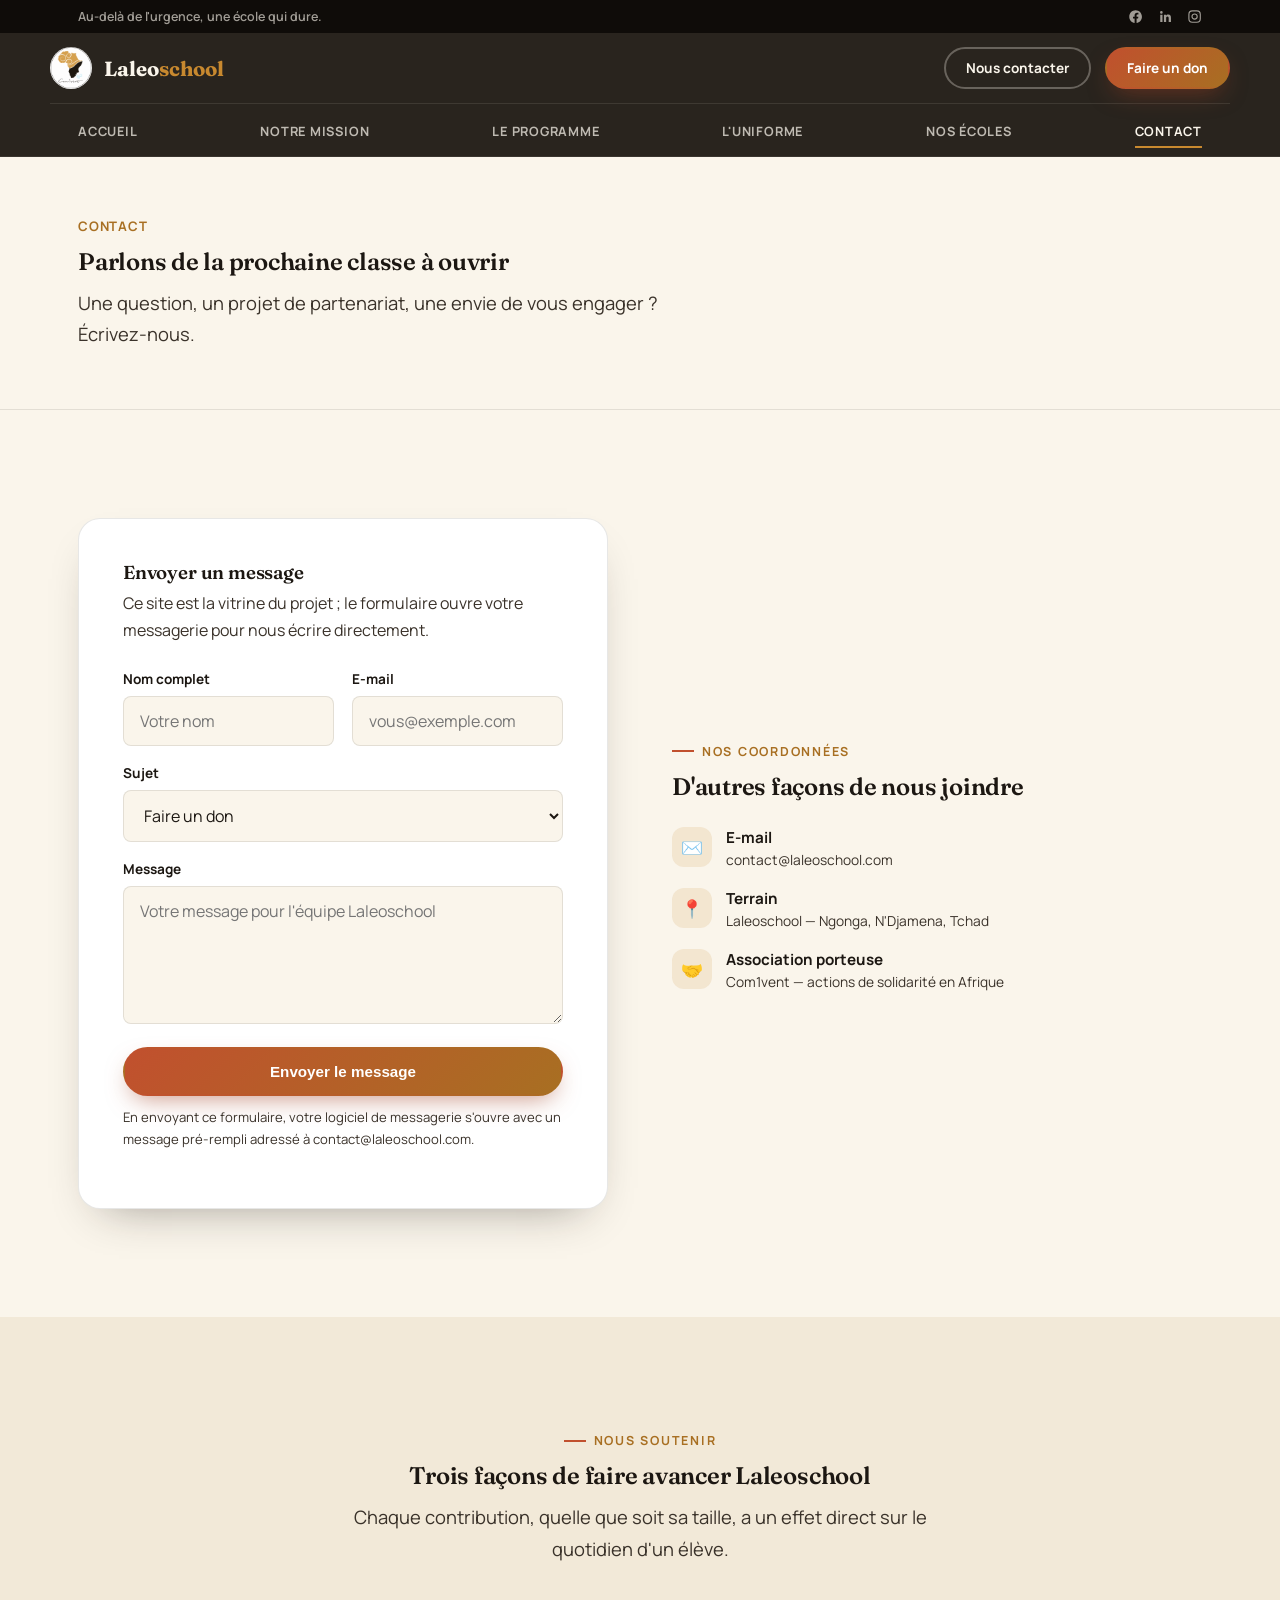
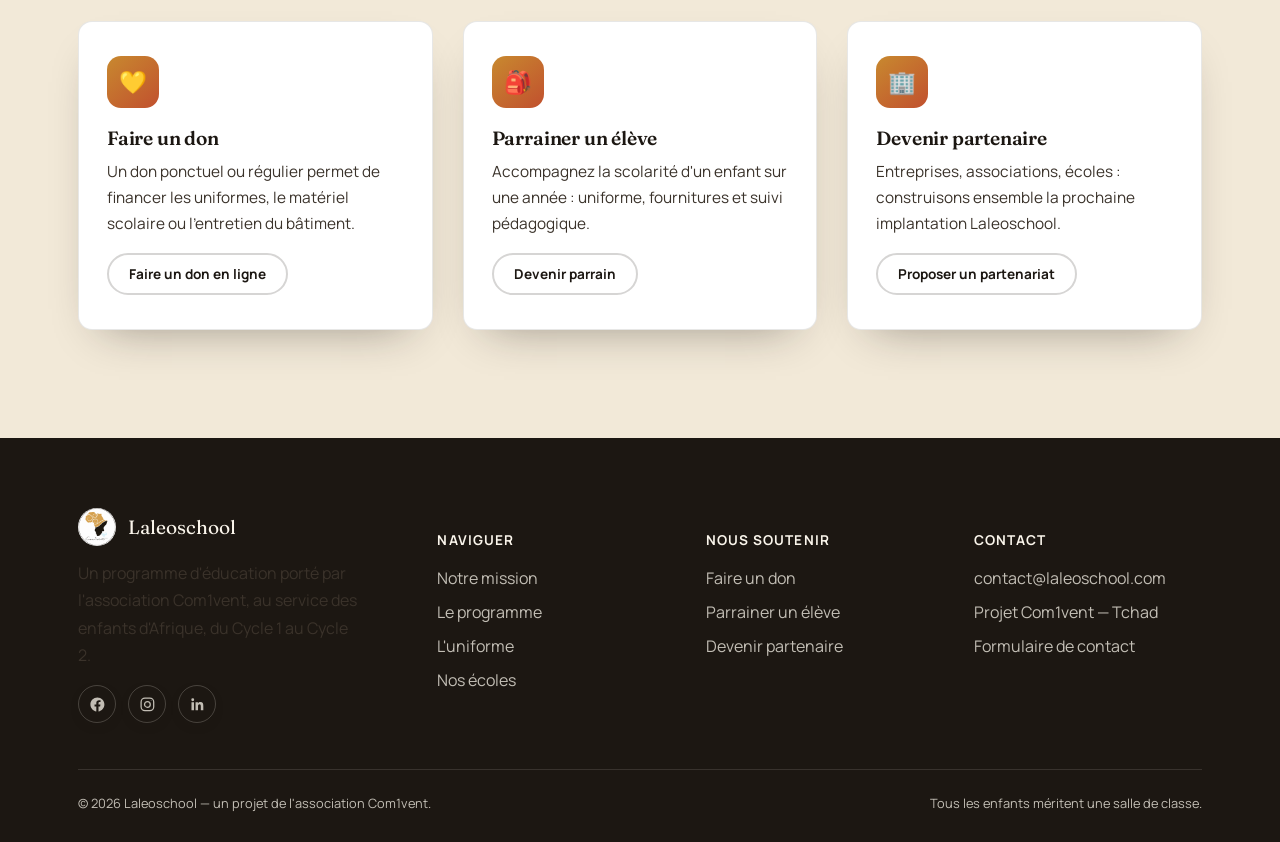
<file: contact.html>
<!DOCTYPE html>
<html lang="fr">
<head>
<meta charset="UTF-8">
<meta name="viewport" content="width=device-width, initial-scale=1.0">
<title>Contact &amp; nous soutenir — Laleoschool</title>
<meta name="description" content="Contactez Laleoschool ou soutenez la Laleoschool au Tchad : don, parrainage d'élève ou partenariat. Un programme de l'association Com1vent.">
<link rel="icon" href="assets/images/favicon.png" type="image/png">
<link rel="apple-touch-icon" href="assets/images/apple-touch-icon.png">
<meta name="theme-color" content="#1c1712">
<link rel="stylesheet" href="assets/css/style.css">
</head>
<body>

<div class="topbar">
  <div class="wrap">
    <span>Au-delà de l'urgence, une école qui dure.</span>
    <div class="topbar-social">
      <a href="https://www.facebook.com/profile.php?id=61594226341670" aria-label="Facebook" target="_blank" rel="noopener"><svg viewBox="0 0 24 24" width="1em" height="1em" fill="currentColor" style="display:block"><path d="M22 12.06C22 6.51 17.52 2 12 2S2 6.51 2 12.06c0 5 3.66 9.13 8.44 9.94v-7.03H7.9v-2.9h2.54V9.85c0-2.5 1.49-3.89 3.78-3.89 1.1 0 2.24.2 2.24.2v2.47h-1.26c-1.24 0-1.63.77-1.63 1.56v1.87h2.78l-.44 2.9h-2.34V22c4.78-.81 8.44-4.94 8.44-9.94Z"/></svg></a>
      <a href="#" aria-label="LinkedIn"><svg viewBox="0 0 24 24" width="1em" height="1em" fill="currentColor" style="display:block"><path d="M20.45 20.45h-3.56v-5.57c0-1.33-.02-3.03-1.85-3.03-1.85 0-2.14 1.45-2.14 2.94v5.66H9.35V9h3.41v1.56h.05c.48-.9 1.64-1.85 3.38-1.85 3.6 0 4.27 2.37 4.27 5.45v6.29zM5.34 7.43a2.07 2.07 0 1 1 0-4.14 2.07 2.07 0 0 1 0 4.14zM7.12 20.45H3.56V9h3.56v11.45z"/></svg></a>
      <a href="https://www.instagram.com/laleo_school/" aria-label="Instagram" target="_blank" rel="noopener"><svg viewBox="0 0 24 24" width="1em" height="1em" fill="none" stroke="currentColor" stroke-width="1.8" style="display:block"><rect x="3" y="3" width="18" height="18" rx="5.5"/><circle cx="12" cy="12" r="4.1"/><circle cx="17.3" cy="6.7" r="0.55" fill="currentColor" stroke="none"/></svg></a>
    </div>
  </div>
</div>

<header class="site-header">
  <div class="wrap nav">
    <a href="index.html" class="brand">
      <img src="assets/images/logo-nav.png" alt="Logo Laleoschool">
      <span>Laleo<em>school</em></span>
    </a>
    <div class="nav-actions">
      <a href="contact.html" class="btn btn-ghost btn-sm">Nous contacter</a>
      <a href="https://amara.assoconnect.com/collect/description/683368-v-compagne-de-dons-pour-soutenir-notre-ecole-partenaire-laleo-school" class="btn btn-primary btn-sm" target="_blank" rel="noopener">Faire un don</a>
      <button class="nav-toggle" aria-label="Ouvrir le menu" aria-expanded="false">
        <span></span><span></span><span></span>
      </button>
    </div>
  </div>
  <div class="wrap nav-bar-row">
    <nav>
      <ul class="nav-links">
        <li><a href="index.html">Accueil</a></li>
        <li><a href="mission.html">Notre mission</a></li>
        <li><a href="programme.html">Le programme</a></li>
        <li><a href="uniforme.html">L'uniforme</a></li>
        <li><a href="ecoles.html">Nos écoles</a></li>
        <li><a href="contact.html" aria-current="page">Contact</a></li>
      </ul>
    </nav>
  </div>
</header>

<main>

  <section class="page-header">
    <div class="wrap">
      <div class="breadcrumb">Contact</div>
      <h1 style="max-width:720px;">Parlons de la prochaine classe à ouvrir</h1>
      <p class="lede">Une question, un projet de partenariat, une envie de vous engager ? Écrivez-nous.</p>
    </div>
  </section>

  <!-- FORM + INFOS -->
  <section class="section">
    <div class="wrap split">
      <div class="form-card reveal">
        <h3 style="margin-bottom:6px;">Envoyer un message</h3>
        <p style="margin-bottom:26px;">Ce site est la vitrine du projet ; le formulaire ouvre votre messagerie pour nous écrire directement.</p>
        <form action="mailto:contact@laleoschool.com" method="post" enctype="text/plain">
          <div class="form-row">
            <div class="field">
              <label for="nom">Nom complet</label>
              <input type="text" id="nom" name="nom" placeholder="Votre nom" required>
            </div>
            <div class="field">
              <label for="email">E-mail</label>
              <input type="email" id="email" name="email" placeholder="vous@exemple.com" required>
            </div>
          </div>
          <div class="field">
            <label for="sujet">Sujet</label>
            <select id="sujet" name="sujet">
              <option>Faire un don</option>
              <option>Parrainer un élève</option>
              <option>Devenir partenaire / entreprise</option>
              <option>Proposer du bénévolat</option>
              <option>Autre question</option>
            </select>
          </div>
          <div class="field">
            <label for="message">Message</label>
            <textarea id="message" name="message" rows="5" placeholder="Votre message pour l'équipe Laleoschool" required></textarea>
          </div>
          <button type="submit" class="btn btn-primary" style="width:100%; justify-content:center;">Envoyer le message</button>
          <p class="form-note">En envoyant ce formulaire, votre logiciel de messagerie s'ouvre avec un message pré-rempli adressé à contact@laleoschool.com.</p>
        </form>
      </div>

      <div class="reveal">
        <div class="eyebrow">Nos coordonnées</div>
        <h2>D'autres façons de nous joindre</h2>
        <ul class="contact-info-list">
          <li>
            <span class="icon-dot">✉️</span>
            <div>
              <strong>E-mail</strong>
              <span>contact@laleoschool.com</span>
            </div>
          </li>
          <li>
            <span class="icon-dot">📍</span>
            <div>
              <strong>Terrain</strong>
              <span>Laleoschool — Ngonga, N'Djamena, Tchad</span>
            </div>
          </li>
          <li>
            <span class="icon-dot">🤝</span>
            <div>
              <strong>Association porteuse</strong>
              <span>Com1vent — actions de solidarité en Afrique</span>
            </div>
          </li>
        </ul>
      </div>
    </div>
  </section>

  <!-- SOUTENIR -->
  <section id="soutenir" class="section section--cream-deep">
    <div class="wrap">
      <div class="center reveal" style="margin: 0 auto 56px;">
        <div class="eyebrow" style="justify-content:center;">Nous soutenir</div>
        <h2>Trois façons de faire avancer Laleoschool</h2>
        <p class="lede">Chaque contribution, quelle que soit sa taille, a un effet direct sur le quotidien d'un élève.</p>
      </div>
      <div class="grid grid-3">
        <div class="card reveal">
          <div class="icon">💛</div>
          <h3>Faire un don</h3>
          <p>Un don ponctuel ou régulier permet de financer les uniformes, le matériel scolaire ou l'entretien du bâtiment.</p>
          <a href="https://amara.assoconnect.com/collect/description/683368-v-compagne-de-dons-pour-soutenir-notre-ecole-partenaire-laleo-school" class="btn btn-ghost btn-sm" style="margin-top:16px;" target="_blank" rel="noopener">Faire un don en ligne</a>
        </div>
        <div class="card reveal">
          <div class="icon">🎒</div>
          <h3>Parrainer un élève</h3>
          <p>Accompagnez la scolarité d'un enfant sur une année : uniforme, fournitures et suivi pédagogique.</p>
          <a href="mailto:contact@laleoschool.com?subject=Je%20souhaite%20parrainer%20un%20%C3%A9l%C3%A8ve" class="btn btn-ghost btn-sm" style="margin-top:16px;">Devenir parrain</a>
        </div>
        <div class="card reveal">
          <div class="icon">🏢</div>
          <h3>Devenir partenaire</h3>
          <p>Entreprises, associations, écoles : construisons ensemble la prochaine implantation Laleoschool.</p>
          <a href="mailto:contact@laleoschool.com?subject=Proposition%20de%20partenariat" class="btn btn-ghost btn-sm" style="margin-top:16px;">Proposer un partenariat</a>
        </div>
      </div>
    </div>
  </section>

</main>

<footer class="site-footer">
  <div class="wrap">
    <div class="footer-grid">
      <div>
        <div class="footer-brand">
          <img src="assets/images/logo-nav.png" alt="Logo Laleoschool">
          <span>Laleoschool</span>
        </div>
        <p style="max-width:280px;">Un programme d'éducation porté par l'association Com1vent, au service des enfants d'Afrique, du Cycle 1 au Cycle 2.</p>
        <div class="social-row">
          <a href="https://www.facebook.com/profile.php?id=61594226341670" aria-label="Facebook" target="_blank" rel="noopener"><svg viewBox="0 0 24 24" width="1em" height="1em" fill="currentColor" style="display:block"><path d="M22 12.06C22 6.51 17.52 2 12 2S2 6.51 2 12.06c0 5 3.66 9.13 8.44 9.94v-7.03H7.9v-2.9h2.54V9.85c0-2.5 1.49-3.89 3.78-3.89 1.1 0 2.24.2 2.24.2v2.47h-1.26c-1.24 0-1.63.77-1.63 1.56v1.87h2.78l-.44 2.9h-2.34V22c4.78-.81 8.44-4.94 8.44-9.94Z"/></svg></a>
          <a href="https://www.instagram.com/laleo_school/" aria-label="Instagram" target="_blank" rel="noopener"><svg viewBox="0 0 24 24" width="1em" height="1em" fill="none" stroke="currentColor" stroke-width="1.8" style="display:block"><rect x="3" y="3" width="18" height="18" rx="5.5"/><circle cx="12" cy="12" r="4.1"/><circle cx="17.3" cy="6.7" r="0.55" fill="currentColor" stroke="none"/></svg></a>
          <a href="#" aria-label="LinkedIn"><svg viewBox="0 0 24 24" width="1em" height="1em" fill="currentColor" style="display:block"><path d="M20.45 20.45h-3.56v-5.57c0-1.33-.02-3.03-1.85-3.03-1.85 0-2.14 1.45-2.14 2.94v5.66H9.35V9h3.41v1.56h.05c.48-.9 1.64-1.85 3.38-1.85 3.6 0 4.27 2.37 4.27 5.45v6.29zM5.34 7.43a2.07 2.07 0 1 1 0-4.14 2.07 2.07 0 0 1 0 4.14zM7.12 20.45H3.56V9h3.56v11.45z"/></svg></a>
        </div>
      </div>
      <div>
        <h5>Naviguer</h5>
        <ul>
          <li><a href="mission.html">Notre mission</a></li>
          <li><a href="programme.html">Le programme</a></li>
          <li><a href="uniforme.html">L'uniforme</a></li>
          <li><a href="ecoles.html">Nos écoles</a></li>
        </ul>
      </div>
      <div>
        <h5>Nous soutenir</h5>
        <ul>
          <li><a href="https://amara.assoconnect.com/collect/description/683368-v-compagne-de-dons-pour-soutenir-notre-ecole-partenaire-laleo-school" target="_blank" rel="noopener">Faire un don</a></li>
          <li><a href="contact.html#soutenir">Parrainer un élève</a></li>
          <li><a href="contact.html#soutenir">Devenir partenaire</a></li>
        </ul>
      </div>
      <div>
        <h5>Contact</h5>
        <ul>
          <li>contact@laleoschool.com</li>
          <li>Projet Com1vent — Tchad</li>
          <li><a href="contact.html">Formulaire de contact</a></li>
        </ul>
      </div>
    </div>
    <div class="footer-bottom">
      <span>© <span data-year>2026</span> Laleoschool — un projet de l'association Com1vent.</span>
      <span>Tous les enfants méritent une salle de classe.</span>
    </div>
  </div>
</footer>

<script src="assets/js/main.js"></script>
</body>
</html>
</file>
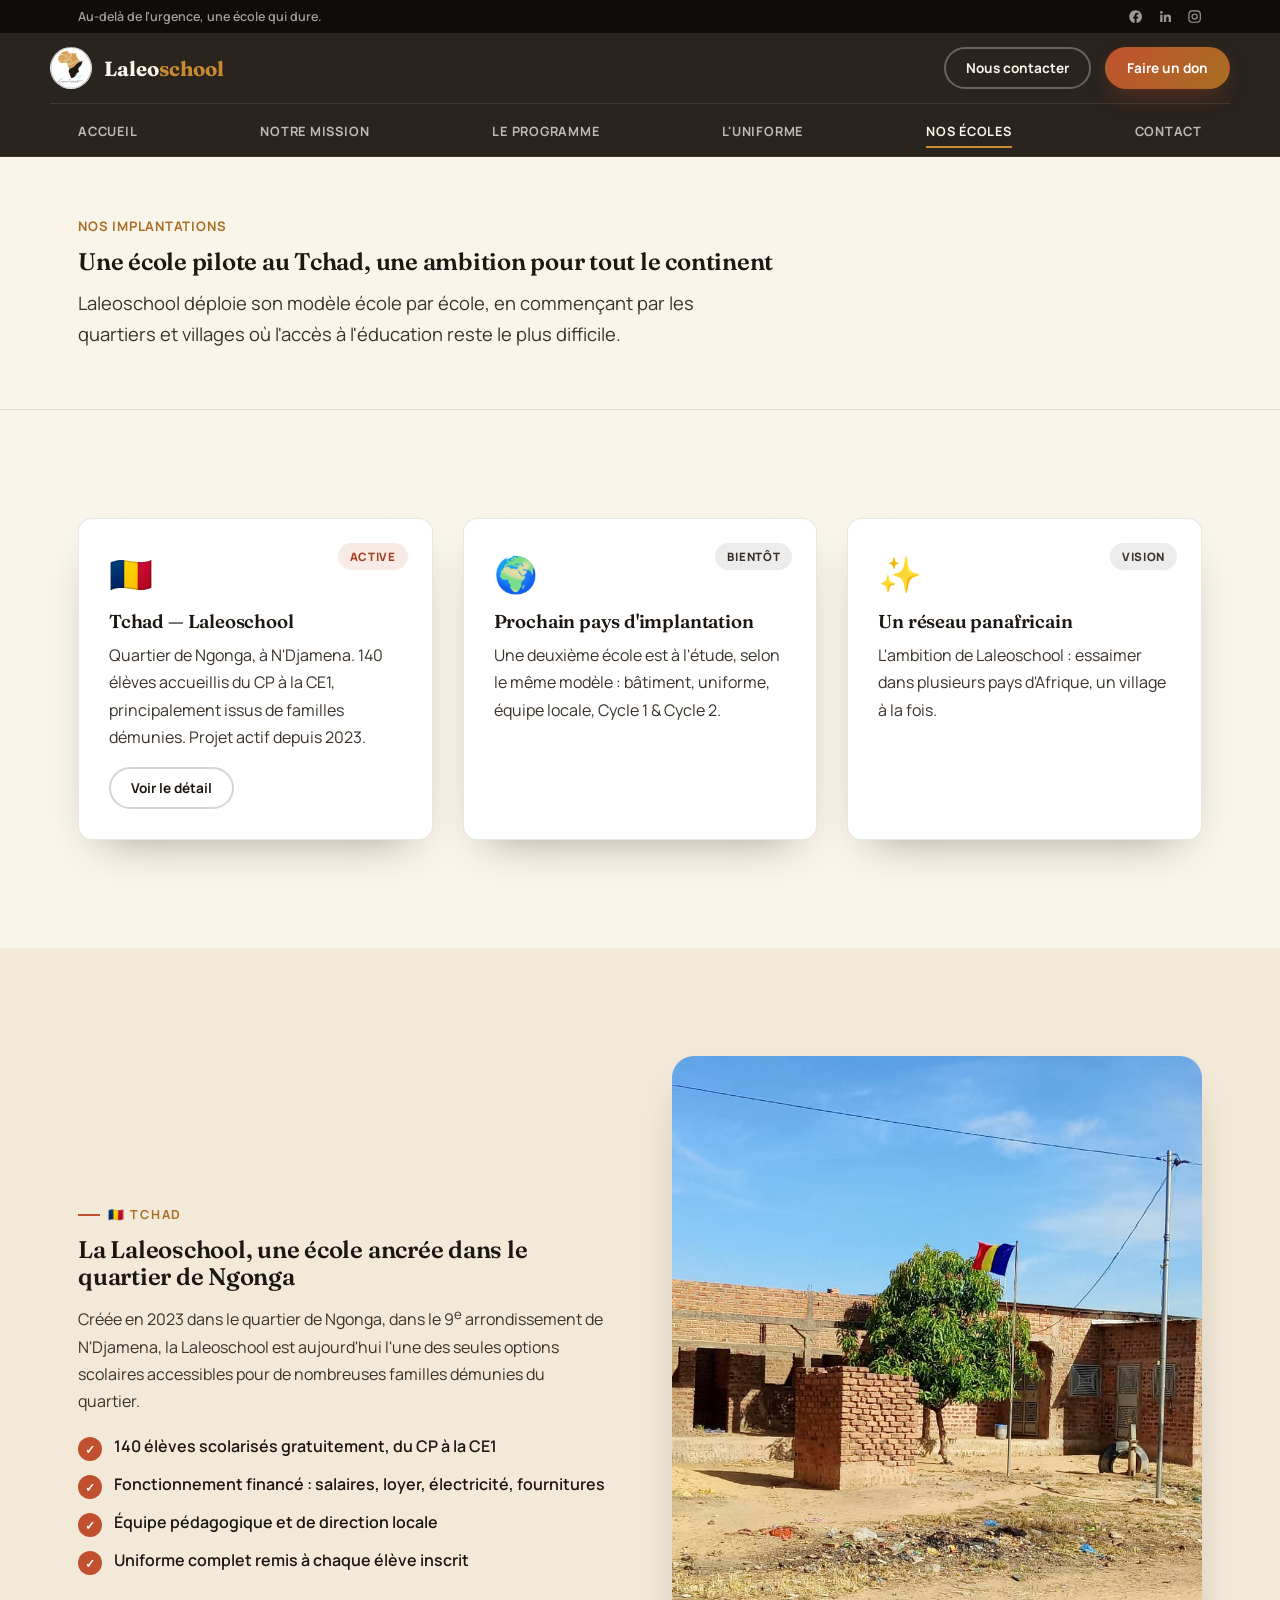
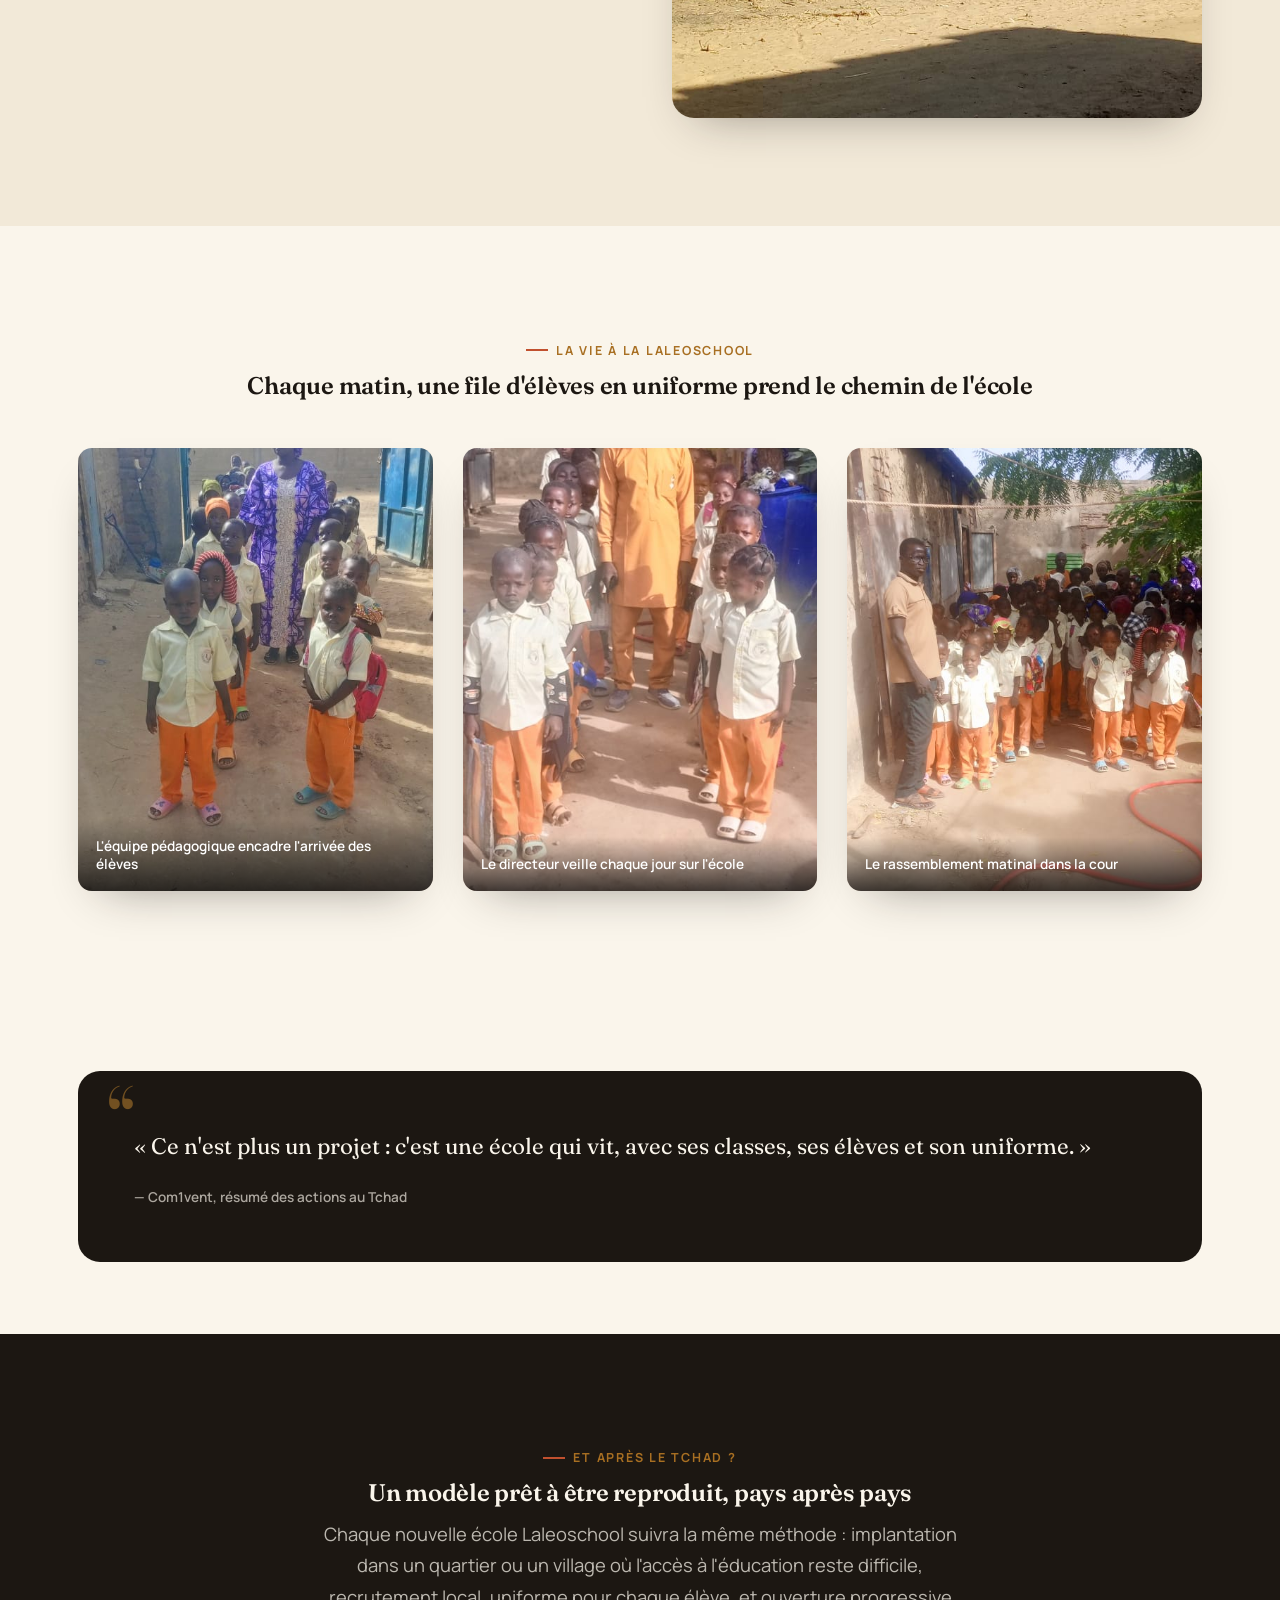
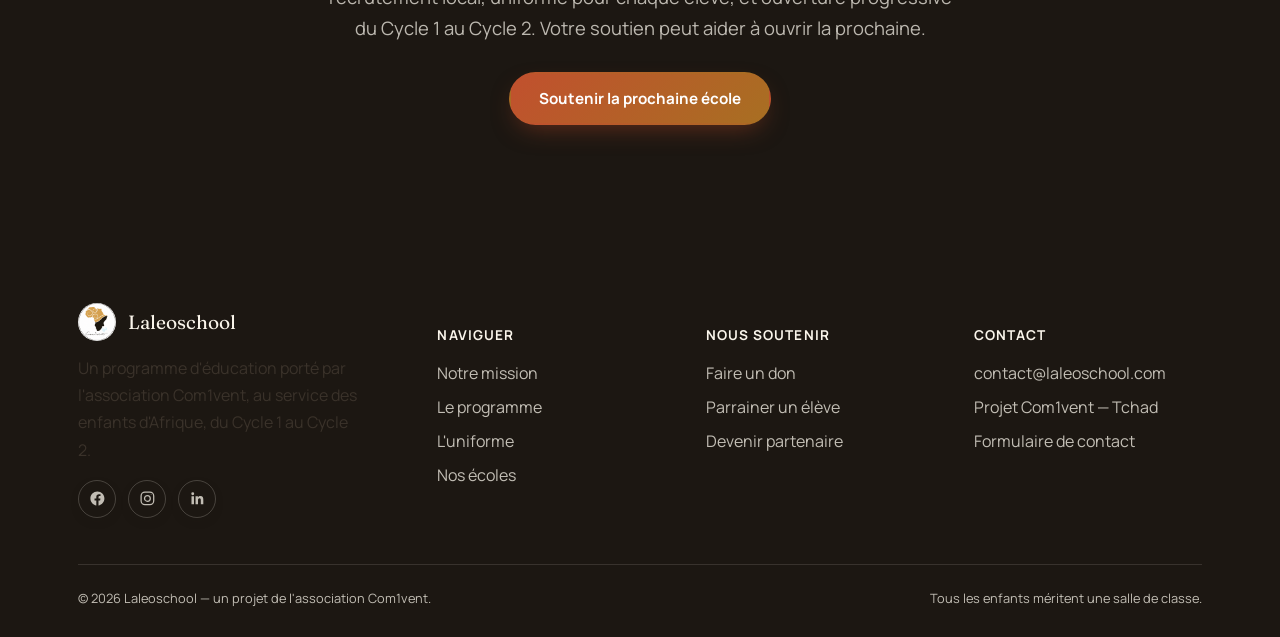
<file: ecoles.html>
<!DOCTYPE html>
<html lang="fr">
<head>
<meta charset="UTF-8">
<meta name="viewport" content="width=device-width, initial-scale=1.0">
<title>Nos écoles — Laleoschool, Tchad | Laleoschool</title>
<meta name="description" content="La Laleoschool, créée en 2023 dans le quartier de Ngonga à N'Djamena (Tchad), scolarise gratuitement 140 enfants du CP à la CE1. Découvrez nos prochaines implantations en Afrique.">
<link rel="icon" href="assets/images/favicon.png" type="image/png">
<link rel="apple-touch-icon" href="assets/images/apple-touch-icon.png">
<meta name="theme-color" content="#1c1712">
<link rel="stylesheet" href="assets/css/style.css">
</head>
<body>

<div class="topbar">
  <div class="wrap">
    <span>Au-delà de l'urgence, une école qui dure.</span>
    <div class="topbar-social">
      <a href="https://www.facebook.com/profile.php?id=61594226341670" aria-label="Facebook" target="_blank" rel="noopener"><svg viewBox="0 0 24 24" width="1em" height="1em" fill="currentColor" style="display:block"><path d="M22 12.06C22 6.51 17.52 2 12 2S2 6.51 2 12.06c0 5 3.66 9.13 8.44 9.94v-7.03H7.9v-2.9h2.54V9.85c0-2.5 1.49-3.89 3.78-3.89 1.1 0 2.24.2 2.24.2v2.47h-1.26c-1.24 0-1.63.77-1.63 1.56v1.87h2.78l-.44 2.9h-2.34V22c4.78-.81 8.44-4.94 8.44-9.94Z"/></svg></a>
      <a href="#" aria-label="LinkedIn"><svg viewBox="0 0 24 24" width="1em" height="1em" fill="currentColor" style="display:block"><path d="M20.45 20.45h-3.56v-5.57c0-1.33-.02-3.03-1.85-3.03-1.85 0-2.14 1.45-2.14 2.94v5.66H9.35V9h3.41v1.56h.05c.48-.9 1.64-1.85 3.38-1.85 3.6 0 4.27 2.37 4.27 5.45v6.29zM5.34 7.43a2.07 2.07 0 1 1 0-4.14 2.07 2.07 0 0 1 0 4.14zM7.12 20.45H3.56V9h3.56v11.45z"/></svg></a>
      <a href="https://www.instagram.com/laleo_school/" aria-label="Instagram" target="_blank" rel="noopener"><svg viewBox="0 0 24 24" width="1em" height="1em" fill="none" stroke="currentColor" stroke-width="1.8" style="display:block"><rect x="3" y="3" width="18" height="18" rx="5.5"/><circle cx="12" cy="12" r="4.1"/><circle cx="17.3" cy="6.7" r="0.55" fill="currentColor" stroke="none"/></svg></a>
    </div>
  </div>
</div>

<header class="site-header">
  <div class="wrap nav">
    <a href="index.html" class="brand">
      <img src="assets/images/logo-nav.png" alt="Logo Laleoschool">
      <span>Laleo<em>school</em></span>
    </a>
    <div class="nav-actions">
      <a href="contact.html" class="btn btn-ghost btn-sm">Nous contacter</a>
      <a href="https://amara.assoconnect.com/collect/description/683368-v-compagne-de-dons-pour-soutenir-notre-ecole-partenaire-laleo-school" class="btn btn-primary btn-sm" target="_blank" rel="noopener">Faire un don</a>
      <button class="nav-toggle" aria-label="Ouvrir le menu" aria-expanded="false">
        <span></span><span></span><span></span>
      </button>
    </div>
  </div>
  <div class="wrap nav-bar-row">
    <nav>
      <ul class="nav-links">
        <li><a href="index.html">Accueil</a></li>
        <li><a href="mission.html">Notre mission</a></li>
        <li><a href="programme.html">Le programme</a></li>
        <li><a href="uniforme.html">L'uniforme</a></li>
        <li><a href="ecoles.html" aria-current="page">Nos écoles</a></li>
        <li><a href="contact.html">Contact</a></li>
      </ul>
    </nav>
  </div>
</header>

<main>

  <section class="page-header">
    <div class="wrap">
      <div class="breadcrumb">Nos implantations</div>
      <h1 style="max-width:720px;">Une école pilote au Tchad, une ambition pour tout le continent</h1>
      <p class="lede">Laleoschool déploie son modèle école par école, en commençant par les quartiers et villages où l'accès à l'éducation reste le plus difficile.</p>
    </div>
  </section>

  <!-- CARTES PAYS -->
  <section class="section">
    <div class="wrap">
      <div class="grid grid-3">
        <div class="country-card reveal">
          <span class="status-pill active">Active</span>
          <div class="country-flag">🇹🇩</div>
          <h3>Tchad — Laleoschool</h3>
          <p>Quartier de Ngonga, à N'Djamena. 140 élèves accueillis du CP à la CE1, principalement issus de familles démunies. Projet actif depuis 2023.</p>
          <a href="#laleo-school" class="btn btn-ghost btn-sm">Voir le détail</a>
        </div>
        <div class="country-card is-soon reveal">
          <span class="status-pill soon">Bientôt</span>
          <div class="country-flag">🌍</div>
          <h3>Prochain pays d'implantation</h3>
          <p>Une deuxième école est à l'étude, selon le même modèle : bâtiment, uniforme, équipe locale, Cycle 1 &amp; Cycle 2.</p>
        </div>
        <div class="country-card is-soon reveal">
          <span class="status-pill soon">Vision</span>
          <div class="country-flag">✨</div>
          <h3>Un réseau panafricain</h3>
          <p>L'ambition de Laleoschool : essaimer dans plusieurs pays d'Afrique, un village à la fois.</p>
        </div>
      </div>
    </div>
  </section>

  <!-- DETAIL LALEO SCHOOL -->
  <section id="laleo-school" class="section section--cream-deep">
    <div class="wrap split">
      <div class="reveal">
        <div class="eyebrow">🇹🇩 Tchad</div>
        <h2>La Laleoschool, une école ancrée dans le quartier de Ngonga</h2>
        <p>Créée en 2023 dans le quartier de Ngonga, dans le 9<sup>e</sup> arrondissement de N'Djamena, la Laleoschool est aujourd'hui l'une des seules options scolaires accessibles pour de nombreuses familles démunies du quartier.</p>
        <ul class="checklist">
          <li>140 élèves scolarisés gratuitement, du CP à la CE1</li>
          <li>Fonctionnement financé : salaires, loyer, électricité, fournitures</li>
          <li>Équipe pédagogique et de direction locale</li>
          <li>Uniforme complet remis à chaque élève inscrit</li>
        </ul>
      </div>
      <div class="split-media reveal">
        <img src="assets/images/ecole-batiment-drapeau-tchad.jpg" alt="Bâtiment de la Laleoschool avec le drapeau tchadien">
      </div>
    </div>
  </section>

  <!-- VIE SCOLAIRE -->
  <section class="section">
    <div class="wrap">
      <div class="center reveal" style="margin: 0 auto 48px;">
        <div class="eyebrow" style="justify-content:center;">La vie à la Laleoschool</div>
        <h2>Chaque matin, une file d'élèves en uniforme prend le chemin de l'école</h2>
      </div>
      <div class="grid grid-3">
        <figure class="photo-card reveal" style="aspect-ratio:4/5; margin:0;">
          <img src="assets/images/enseignante-file-eleves.jpg" alt="Enseignante encadrant une file d'élèves à l'entrée de l'école">
          <figcaption>L'équipe pédagogique encadre l'arrivée des élèves</figcaption>
        </figure>
        <figure class="photo-card reveal" style="aspect-ratio:4/5; margin:0;">
          <img src="assets/images/directeur-file-eleves.jpg" alt="Le directeur de l'école avec une file d'élèves">
          <figcaption>Le directeur veille chaque jour sur l'école</figcaption>
        </figure>
        <figure class="photo-card reveal" style="aspect-ratio:4/5; margin:0;">
          <img src="assets/images/assemblee-ecole-cour.jpg" alt="Rassemblement de tous les élèves dans la cour de l'école">
          <figcaption>Le rassemblement matinal dans la cour</figcaption>
        </figure>
      </div>
    </div>
  </section>

  <section class="section section--tight">
    <div class="wrap">
      <div class="quote-block reveal">
        <p>« Ce n'est plus un projet : c'est une école qui vit, avec ses classes, ses élèves et son uniforme. »</p>
        <footer>— Com1vent, résumé des actions au Tchad</footer>
      </div>
    </div>
  </section>

  <!-- EXPANSION -->
  <section class="section section--ink">
    <div class="wrap center">
      <div class="reveal" style="max-width:680px; margin:0 auto;">
        <div class="eyebrow" style="justify-content:center;">Et après le Tchad ?</div>
        <h2>Un modèle prêt à être reproduit, pays après pays</h2>
        <p class="lede" style="margin:0 auto;">Chaque nouvelle école Laleoschool suivra la même méthode : implantation dans un quartier ou un village où l'accès à l'éducation reste difficile, recrutement local, uniforme pour chaque élève, et ouverture progressive du Cycle 1 au Cycle 2. Votre soutien peut aider à ouvrir la prochaine.</p>
        <div class="hero-cta" style="justify-content:center; margin-top:28px;">
          <a href="https://amara.assoconnect.com/collect/description/683368-v-compagne-de-dons-pour-soutenir-notre-ecole-partenaire-laleo-school" class="btn btn-primary" target="_blank" rel="noopener">Soutenir la prochaine école</a>
        </div>
      </div>
    </div>
  </section>

</main>

<footer class="site-footer">
  <div class="wrap">
    <div class="footer-grid">
      <div>
        <div class="footer-brand">
          <img src="assets/images/logo-nav.png" alt="Logo Laleoschool">
          <span>Laleoschool</span>
        </div>
        <p style="max-width:280px;">Un programme d'éducation porté par l'association Com1vent, au service des enfants d'Afrique, du Cycle 1 au Cycle 2.</p>
        <div class="social-row">
          <a href="https://www.facebook.com/profile.php?id=61594226341670" aria-label="Facebook" target="_blank" rel="noopener"><svg viewBox="0 0 24 24" width="1em" height="1em" fill="currentColor" style="display:block"><path d="M22 12.06C22 6.51 17.52 2 12 2S2 6.51 2 12.06c0 5 3.66 9.13 8.44 9.94v-7.03H7.9v-2.9h2.54V9.85c0-2.5 1.49-3.89 3.78-3.89 1.1 0 2.24.2 2.24.2v2.47h-1.26c-1.24 0-1.63.77-1.63 1.56v1.87h2.78l-.44 2.9h-2.34V22c4.78-.81 8.44-4.94 8.44-9.94Z"/></svg></a>
          <a href="https://www.instagram.com/laleo_school/" aria-label="Instagram" target="_blank" rel="noopener"><svg viewBox="0 0 24 24" width="1em" height="1em" fill="none" stroke="currentColor" stroke-width="1.8" style="display:block"><rect x="3" y="3" width="18" height="18" rx="5.5"/><circle cx="12" cy="12" r="4.1"/><circle cx="17.3" cy="6.7" r="0.55" fill="currentColor" stroke="none"/></svg></a>
          <a href="#" aria-label="LinkedIn"><svg viewBox="0 0 24 24" width="1em" height="1em" fill="currentColor" style="display:block"><path d="M20.45 20.45h-3.56v-5.57c0-1.33-.02-3.03-1.85-3.03-1.85 0-2.14 1.45-2.14 2.94v5.66H9.35V9h3.41v1.56h.05c.48-.9 1.64-1.85 3.38-1.85 3.6 0 4.27 2.37 4.27 5.45v6.29zM5.34 7.43a2.07 2.07 0 1 1 0-4.14 2.07 2.07 0 0 1 0 4.14zM7.12 20.45H3.56V9h3.56v11.45z"/></svg></a>
        </div>
      </div>
      <div>
        <h5>Naviguer</h5>
        <ul>
          <li><a href="mission.html">Notre mission</a></li>
          <li><a href="programme.html">Le programme</a></li>
          <li><a href="uniforme.html">L'uniforme</a></li>
          <li><a href="ecoles.html">Nos écoles</a></li>
        </ul>
      </div>
      <div>
        <h5>Nous soutenir</h5>
        <ul>
          <li><a href="https://amara.assoconnect.com/collect/description/683368-v-compagne-de-dons-pour-soutenir-notre-ecole-partenaire-laleo-school" target="_blank" rel="noopener">Faire un don</a></li>
          <li><a href="contact.html#soutenir">Parrainer un élève</a></li>
          <li><a href="contact.html#soutenir">Devenir partenaire</a></li>
        </ul>
      </div>
      <div>
        <h5>Contact</h5>
        <ul>
          <li>contact@laleoschool.com</li>
          <li>Projet Com1vent — Tchad</li>
          <li><a href="contact.html">Formulaire de contact</a></li>
        </ul>
      </div>
    </div>
    <div class="footer-bottom">
      <span>© <span data-year>2026</span> Laleoschool — un projet de l'association Com1vent.</span>
      <span>Tous les enfants méritent une salle de classe.</span>
    </div>
  </div>
</footer>

<script src="assets/js/main.js"></script>
</body>
</html>
</file>
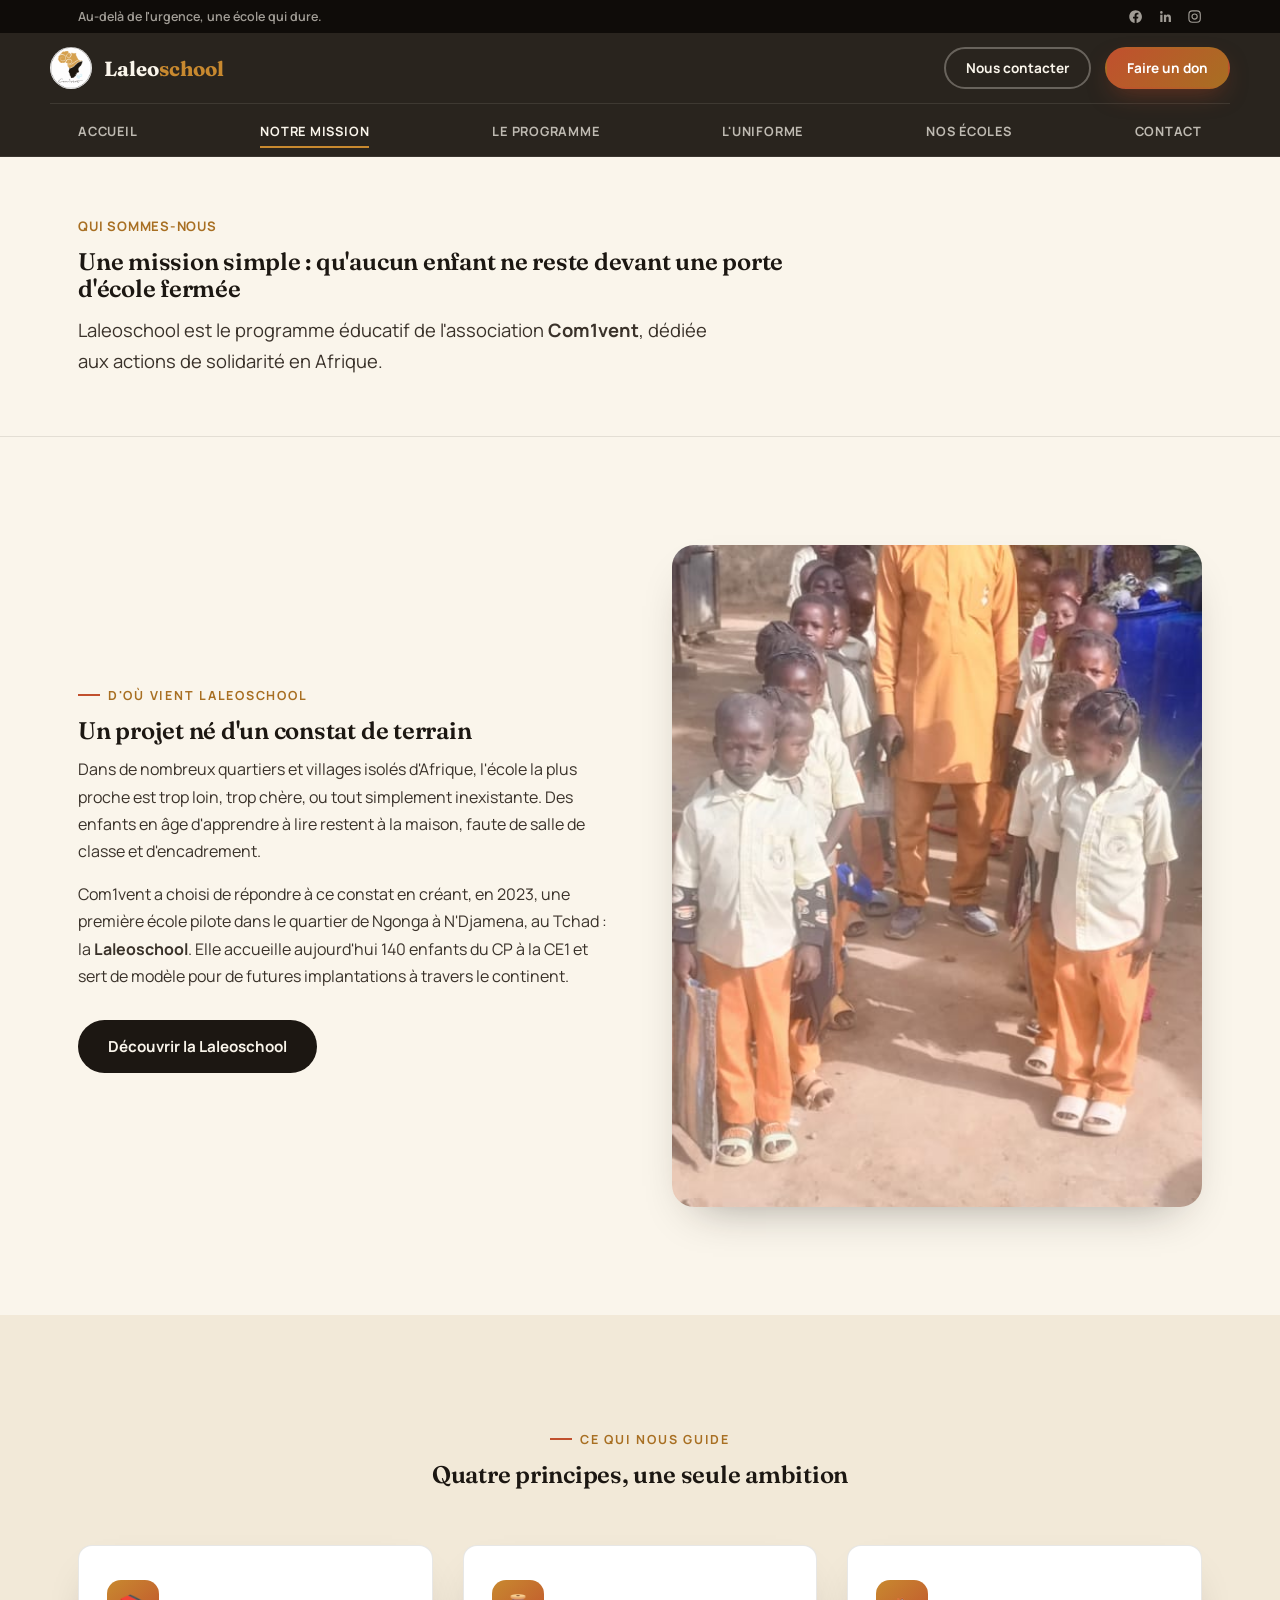
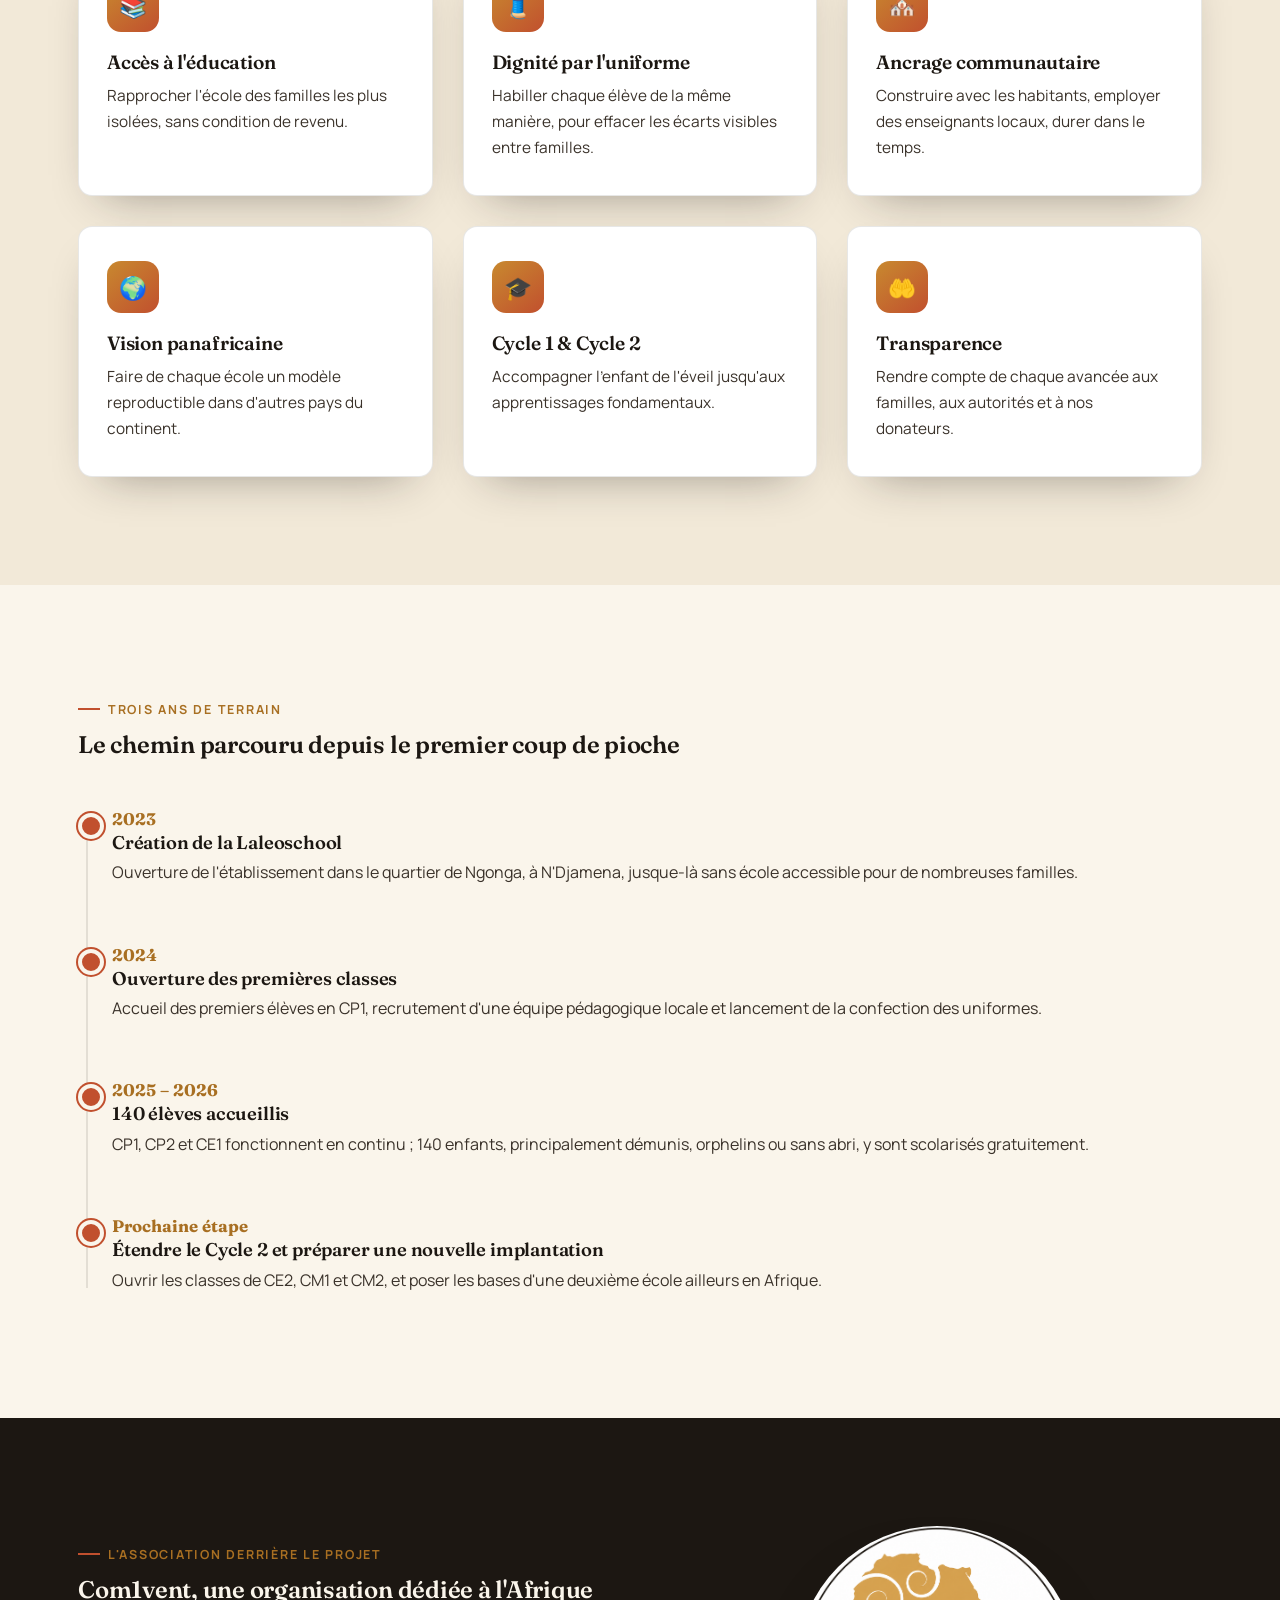
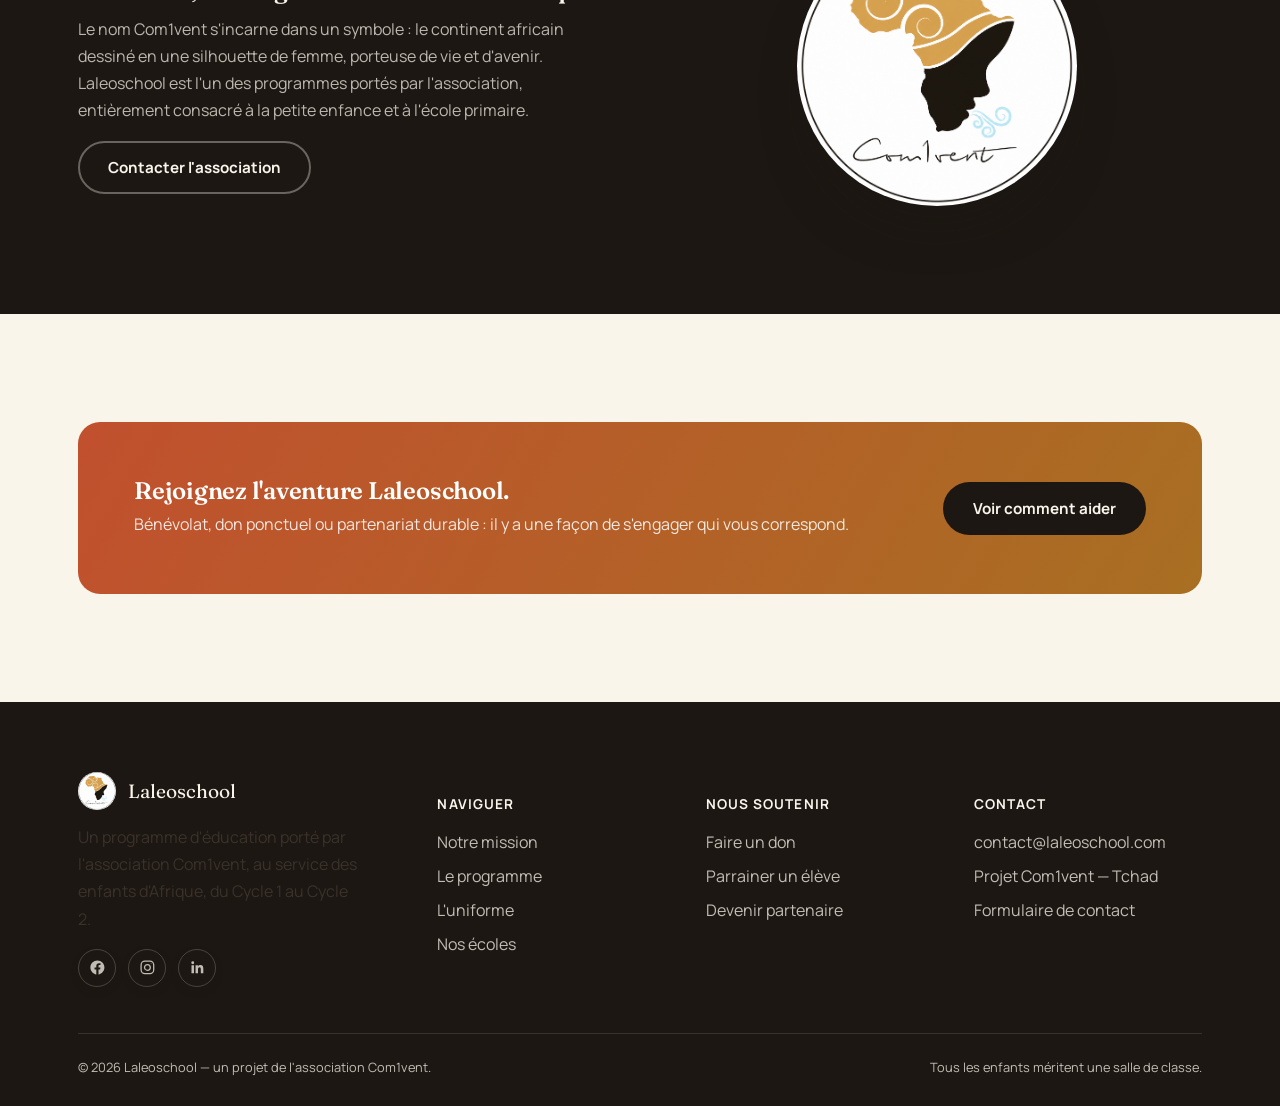
<file: mission.html>
<!DOCTYPE html>
<html lang="fr">
<head>
<meta charset="UTF-8">
<meta name="viewport" content="width=device-width, initial-scale=1.0">
<title>Notre mission — Laleoschool</title>
<meta name="description" content="Laleoschool est un programme d'éducation porté par l'association Com1vent : construire des écoles et redonner leur dignité aux enfants d'Afrique, du Cycle 1 au Cycle 2.">
<link rel="icon" href="assets/images/favicon.png" type="image/png">
<link rel="apple-touch-icon" href="assets/images/apple-touch-icon.png">
<meta name="theme-color" content="#1c1712">
<link rel="stylesheet" href="assets/css/style.css">
</head>
<body>

<div class="topbar">
  <div class="wrap">
    <span>Au-delà de l'urgence, une école qui dure.</span>
    <div class="topbar-social">
      <a href="https://www.facebook.com/profile.php?id=61594226341670" aria-label="Facebook" target="_blank" rel="noopener"><svg viewBox="0 0 24 24" width="1em" height="1em" fill="currentColor" style="display:block"><path d="M22 12.06C22 6.51 17.52 2 12 2S2 6.51 2 12.06c0 5 3.66 9.13 8.44 9.94v-7.03H7.9v-2.9h2.54V9.85c0-2.5 1.49-3.89 3.78-3.89 1.1 0 2.24.2 2.24.2v2.47h-1.26c-1.24 0-1.63.77-1.63 1.56v1.87h2.78l-.44 2.9h-2.34V22c4.78-.81 8.44-4.94 8.44-9.94Z"/></svg></a>
      <a href="#" aria-label="LinkedIn"><svg viewBox="0 0 24 24" width="1em" height="1em" fill="currentColor" style="display:block"><path d="M20.45 20.45h-3.56v-5.57c0-1.33-.02-3.03-1.85-3.03-1.85 0-2.14 1.45-2.14 2.94v5.66H9.35V9h3.41v1.56h.05c.48-.9 1.64-1.85 3.38-1.85 3.6 0 4.27 2.37 4.27 5.45v6.29zM5.34 7.43a2.07 2.07 0 1 1 0-4.14 2.07 2.07 0 0 1 0 4.14zM7.12 20.45H3.56V9h3.56v11.45z"/></svg></a>
      <a href="https://www.instagram.com/laleo_school/" aria-label="Instagram" target="_blank" rel="noopener"><svg viewBox="0 0 24 24" width="1em" height="1em" fill="none" stroke="currentColor" stroke-width="1.8" style="display:block"><rect x="3" y="3" width="18" height="18" rx="5.5"/><circle cx="12" cy="12" r="4.1"/><circle cx="17.3" cy="6.7" r="0.55" fill="currentColor" stroke="none"/></svg></a>
    </div>
  </div>
</div>

<header class="site-header">
  <div class="wrap nav">
    <a href="index.html" class="brand">
      <img src="assets/images/logo-nav.png" alt="Logo Laleoschool">
      <span>Laleo<em>school</em></span>
    </a>
    <div class="nav-actions">
      <a href="contact.html" class="btn btn-ghost btn-sm">Nous contacter</a>
      <a href="https://amara.assoconnect.com/collect/description/683368-v-compagne-de-dons-pour-soutenir-notre-ecole-partenaire-laleo-school" class="btn btn-primary btn-sm" target="_blank" rel="noopener">Faire un don</a>
      <button class="nav-toggle" aria-label="Ouvrir le menu" aria-expanded="false">
        <span></span><span></span><span></span>
      </button>
    </div>
  </div>
  <div class="wrap nav-bar-row">
    <nav>
      <ul class="nav-links">
        <li><a href="index.html">Accueil</a></li>
        <li><a href="mission.html" aria-current="page">Notre mission</a></li>
        <li><a href="programme.html">Le programme</a></li>
        <li><a href="uniforme.html">L'uniforme</a></li>
        <li><a href="ecoles.html">Nos écoles</a></li>
        <li><a href="contact.html">Contact</a></li>
      </ul>
    </nav>
  </div>
</header>

<main>

  <section class="page-header">
    <div class="wrap">
      <div class="breadcrumb">Qui sommes-nous</div>
      <h1 style="max-width:720px;">Une mission simple : qu'aucun enfant ne reste devant une porte d'école fermée</h1>
      <p class="lede">Laleoschool est le programme éducatif de l'association <strong>Com1vent</strong>, dédiée aux actions de solidarité en Afrique.</p>
    </div>
  </section>

  <!-- ORIGINE -->
  <section class="section">
    <div class="wrap split">
      <div class="reveal">
        <div class="eyebrow">D'où vient Laleoschool</div>
        <h2>Un projet né d'un constat de terrain</h2>
        <p>Dans de nombreux quartiers et villages isolés d'Afrique, l'école la plus proche est trop loin, trop chère, ou tout simplement inexistante. Des enfants en âge d'apprendre à lire restent à la maison, faute de salle de classe et d'encadrement.</p>
        <p>Com1vent a choisi de répondre à ce constat en créant, en 2023, une première école pilote dans le quartier de Ngonga à N'Djamena, au Tchad : la <strong>Laleoschool</strong>. Elle accueille aujourd'hui 140 enfants du CP à la CE1 et sert de modèle pour de futures implantations à travers le continent.</p>
        <div class="hero-cta">
          <a href="ecoles.html" class="btn btn-dark">Découvrir la Laleoschool</a>
        </div>
      </div>
      <div class="split-media reveal">
        <img src="assets/images/directeur-file-eleves.jpg" alt="Directeur de la Laleoschool avec une file d'élèves en uniforme">
      </div>
    </div>
  </section>

  <!-- VALEURS -->
  <section class="section section--cream-deep">
    <div class="wrap">
      <div class="center reveal" style="margin: 0 auto 56px;">
        <div class="eyebrow" style="justify-content:center;">Ce qui nous guide</div>
        <h2>Quatre principes, une seule ambition</h2>
      </div>
      <div class="grid grid-3">
        <div class="card reveal">
          <div class="icon">📚</div>
          <h3>Accès à l'éducation</h3>
          <p>Rapprocher l'école des familles les plus isolées, sans condition de revenu.</p>
        </div>
        <div class="card reveal">
          <div class="icon">🧵</div>
          <h3>Dignité par l'uniforme</h3>
          <p>Habiller chaque élève de la même manière, pour effacer les écarts visibles entre familles.</p>
        </div>
        <div class="card reveal">
          <div class="icon">🏘️</div>
          <h3>Ancrage communautaire</h3>
          <p>Construire avec les habitants, employer des enseignants locaux, durer dans le temps.</p>
        </div>
        <div class="card reveal">
          <div class="icon">🌍</div>
          <h3>Vision panafricaine</h3>
          <p>Faire de chaque école un modèle reproductible dans d'autres pays du continent.</p>
        </div>
        <div class="card reveal">
          <div class="icon">🎓</div>
          <h3>Cycle 1 &amp; Cycle 2</h3>
          <p>Accompagner l'enfant de l'éveil jusqu'aux apprentissages fondamentaux.</p>
        </div>
        <div class="card reveal">
          <div class="icon">🤲</div>
          <h3>Transparence</h3>
          <p>Rendre compte de chaque avancée aux familles, aux autorités et à nos donateurs.</p>
        </div>
      </div>
    </div>
  </section>

  <!-- TIMELINE -->
  <section class="section">
    <div class="wrap">
      <div class="reveal" style="max-width:640px; margin-bottom: 10px;">
        <div class="eyebrow">Trois ans de terrain</div>
        <h2>Le chemin parcouru depuis le premier coup de pioche</h2>
      </div>
      <div class="timeline">
        <div class="timeline-item reveal">
          <div class="year">2023</div>
          <h4>Création de la Laleoschool</h4>
          <p>Ouverture de l'établissement dans le quartier de Ngonga, à N'Djamena, jusque-là sans école accessible pour de nombreuses familles.</p>
        </div>
        <div class="timeline-item reveal">
          <div class="year">2024</div>
          <h4>Ouverture des premières classes</h4>
          <p>Accueil des premiers élèves en CP1, recrutement d'une équipe pédagogique locale et lancement de la confection des uniformes.</p>
        </div>
        <div class="timeline-item reveal">
          <div class="year">2025 – 2026</div>
          <h4>140 élèves accueillis</h4>
          <p>CP1, CP2 et CE1 fonctionnent en continu ; 140 enfants, principalement démunis, orphelins ou sans abri, y sont scolarisés gratuitement.</p>
        </div>
        <div class="timeline-item reveal">
          <div class="year">Prochaine étape</div>
          <h4>Étendre le Cycle 2 et préparer une nouvelle implantation</h4>
          <p>Ouvrir les classes de CE2, CM1 et CM2, et poser les bases d'une deuxième école ailleurs en Afrique.</p>
        </div>
      </div>
    </div>
  </section>

  <!-- COM1VENT -->
  <section class="section section--ink">
    <div class="wrap split">
      <div class="reveal">
        <div class="eyebrow">L'association derrière le projet</div>
        <h2>Com1vent, une organisation dédiée à l'Afrique</h2>
        <p>Le nom Com1vent s'incarne dans un symbole : le continent africain dessiné en une silhouette de femme, porteuse de vie et d'avenir. Laleoschool est l'un des programmes portés par l'association, entièrement consacré à la petite enfance et à l'école primaire.</p>
        <a href="contact.html" class="btn btn-ghost-light">Contacter l'association</a>
      </div>
      <div class="reveal center">
        <img src="assets/images/logo-laleoschool.png" alt="Logo Com1vent — silhouette de l'Afrique" style="max-width:280px; margin:0 auto; border-radius:50%; box-shadow: var(--shadow-lift);">
      </div>
    </div>
  </section>

  <section class="section">
    <div class="wrap">
      <div class="cta-banner reveal">
        <div>
          <h2>Rejoignez l'aventure Laleoschool.</h2>
          <p>Bénévolat, don ponctuel ou partenariat durable : il y a une façon de s'engager qui vous correspond.</p>
        </div>
        <a href="contact.html#soutenir" class="btn btn-dark">Voir comment aider</a>
      </div>
    </div>
  </section>

</main>

<footer class="site-footer">
  <div class="wrap">
    <div class="footer-grid">
      <div>
        <div class="footer-brand">
          <img src="assets/images/logo-nav.png" alt="Logo Laleoschool">
          <span>Laleoschool</span>
        </div>
        <p style="max-width:280px;">Un programme d'éducation porté par l'association Com1vent, au service des enfants d'Afrique, du Cycle 1 au Cycle 2.</p>
        <div class="social-row">
          <a href="https://www.facebook.com/profile.php?id=61594226341670" aria-label="Facebook" target="_blank" rel="noopener"><svg viewBox="0 0 24 24" width="1em" height="1em" fill="currentColor" style="display:block"><path d="M22 12.06C22 6.51 17.52 2 12 2S2 6.51 2 12.06c0 5 3.66 9.13 8.44 9.94v-7.03H7.9v-2.9h2.54V9.85c0-2.5 1.49-3.89 3.78-3.89 1.1 0 2.24.2 2.24.2v2.47h-1.26c-1.24 0-1.63.77-1.63 1.56v1.87h2.78l-.44 2.9h-2.34V22c4.78-.81 8.44-4.94 8.44-9.94Z"/></svg></a>
          <a href="https://www.instagram.com/laleo_school/" aria-label="Instagram" target="_blank" rel="noopener"><svg viewBox="0 0 24 24" width="1em" height="1em" fill="none" stroke="currentColor" stroke-width="1.8" style="display:block"><rect x="3" y="3" width="18" height="18" rx="5.5"/><circle cx="12" cy="12" r="4.1"/><circle cx="17.3" cy="6.7" r="0.55" fill="currentColor" stroke="none"/></svg></a>
          <a href="#" aria-label="LinkedIn"><svg viewBox="0 0 24 24" width="1em" height="1em" fill="currentColor" style="display:block"><path d="M20.45 20.45h-3.56v-5.57c0-1.33-.02-3.03-1.85-3.03-1.85 0-2.14 1.45-2.14 2.94v5.66H9.35V9h3.41v1.56h.05c.48-.9 1.64-1.85 3.38-1.85 3.6 0 4.27 2.37 4.27 5.45v6.29zM5.34 7.43a2.07 2.07 0 1 1 0-4.14 2.07 2.07 0 0 1 0 4.14zM7.12 20.45H3.56V9h3.56v11.45z"/></svg></a>
        </div>
      </div>
      <div>
        <h5>Naviguer</h5>
        <ul>
          <li><a href="mission.html">Notre mission</a></li>
          <li><a href="programme.html">Le programme</a></li>
          <li><a href="uniforme.html">L'uniforme</a></li>
          <li><a href="ecoles.html">Nos écoles</a></li>
        </ul>
      </div>
      <div>
        <h5>Nous soutenir</h5>
        <ul>
          <li><a href="https://amara.assoconnect.com/collect/description/683368-v-compagne-de-dons-pour-soutenir-notre-ecole-partenaire-laleo-school" target="_blank" rel="noopener">Faire un don</a></li>
          <li><a href="contact.html#soutenir">Parrainer un élève</a></li>
          <li><a href="contact.html#soutenir">Devenir partenaire</a></li>
        </ul>
      </div>
      <div>
        <h5>Contact</h5>
        <ul>
          <li>contact@laleoschool.com</li>
          <li>Projet Com1vent — Tchad</li>
          <li><a href="contact.html">Formulaire de contact</a></li>
        </ul>
      </div>
    </div>
    <div class="footer-bottom">
      <span>© <span data-year>2026</span> Laleoschool — un projet de l'association Com1vent.</span>
      <span>Tous les enfants méritent une salle de classe.</span>
    </div>
  </div>
</footer>

<script src="assets/js/main.js"></script>
</body>
</html>
</file>
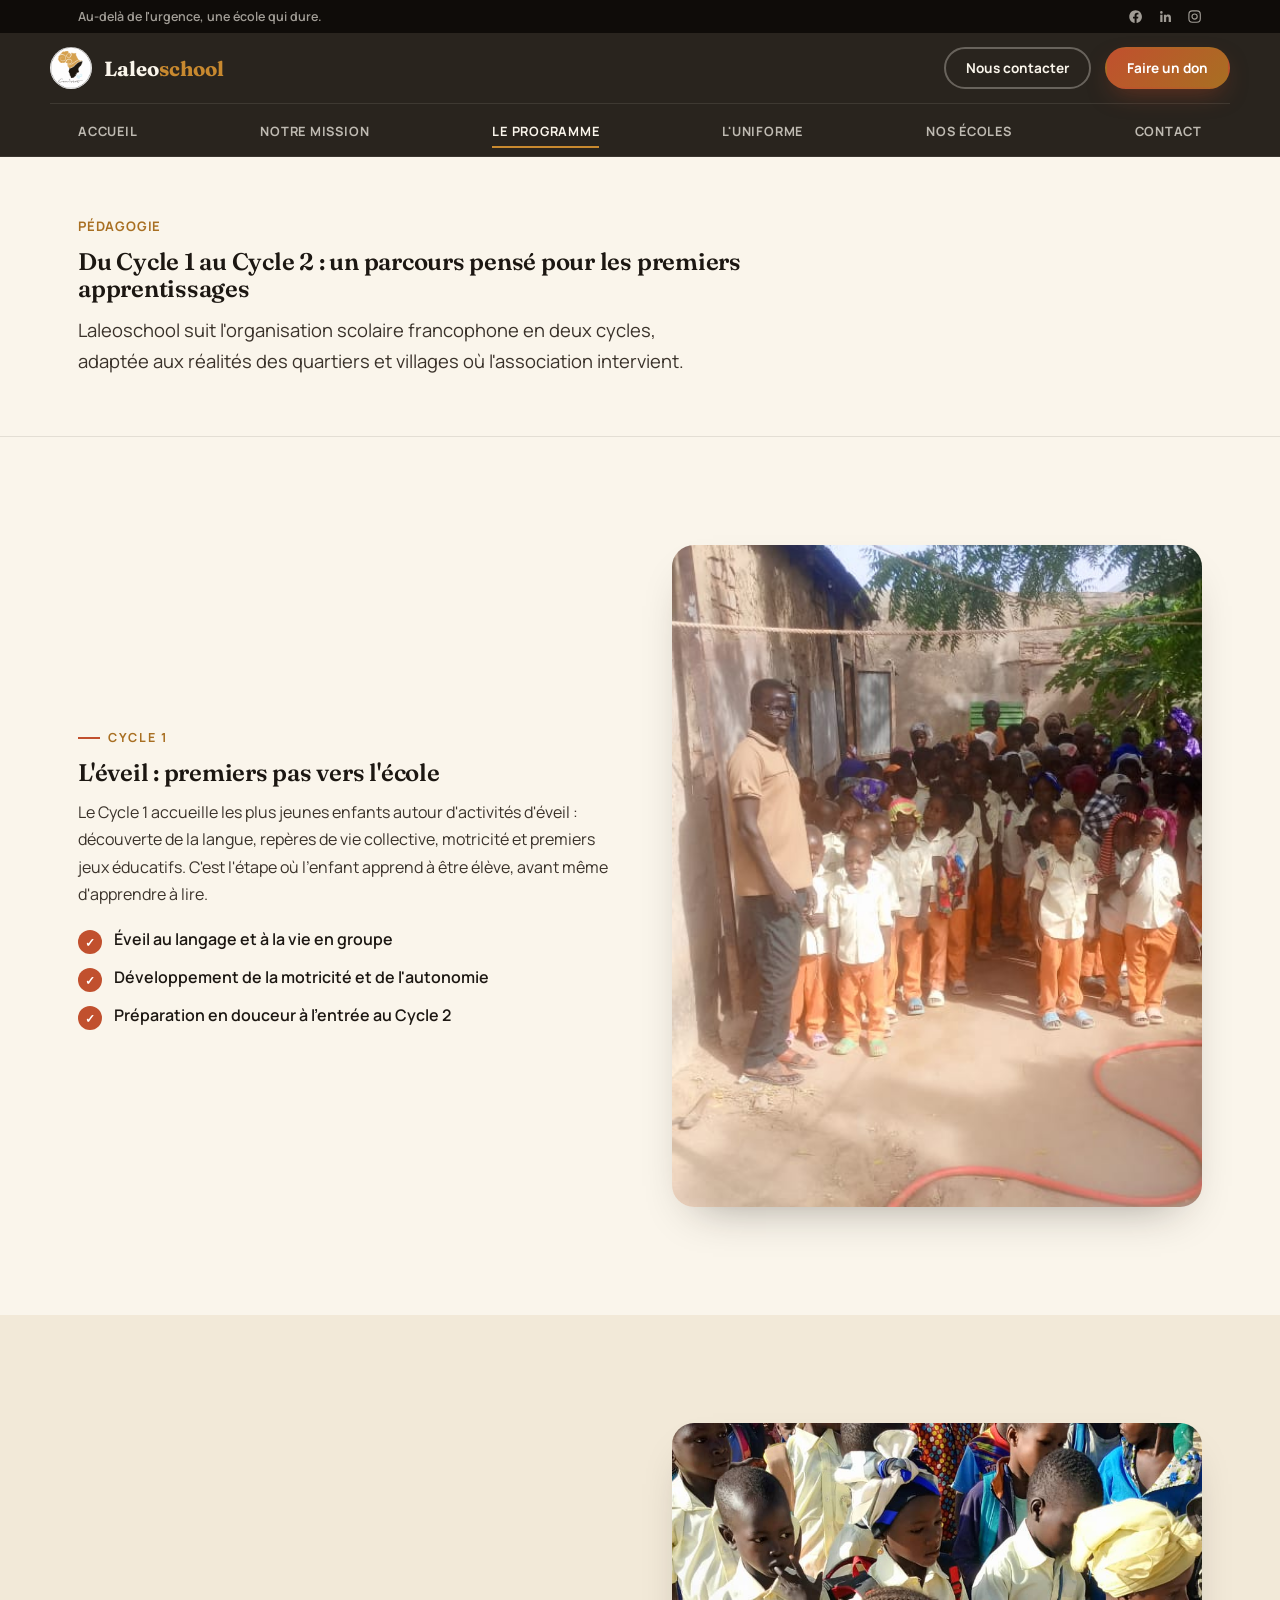
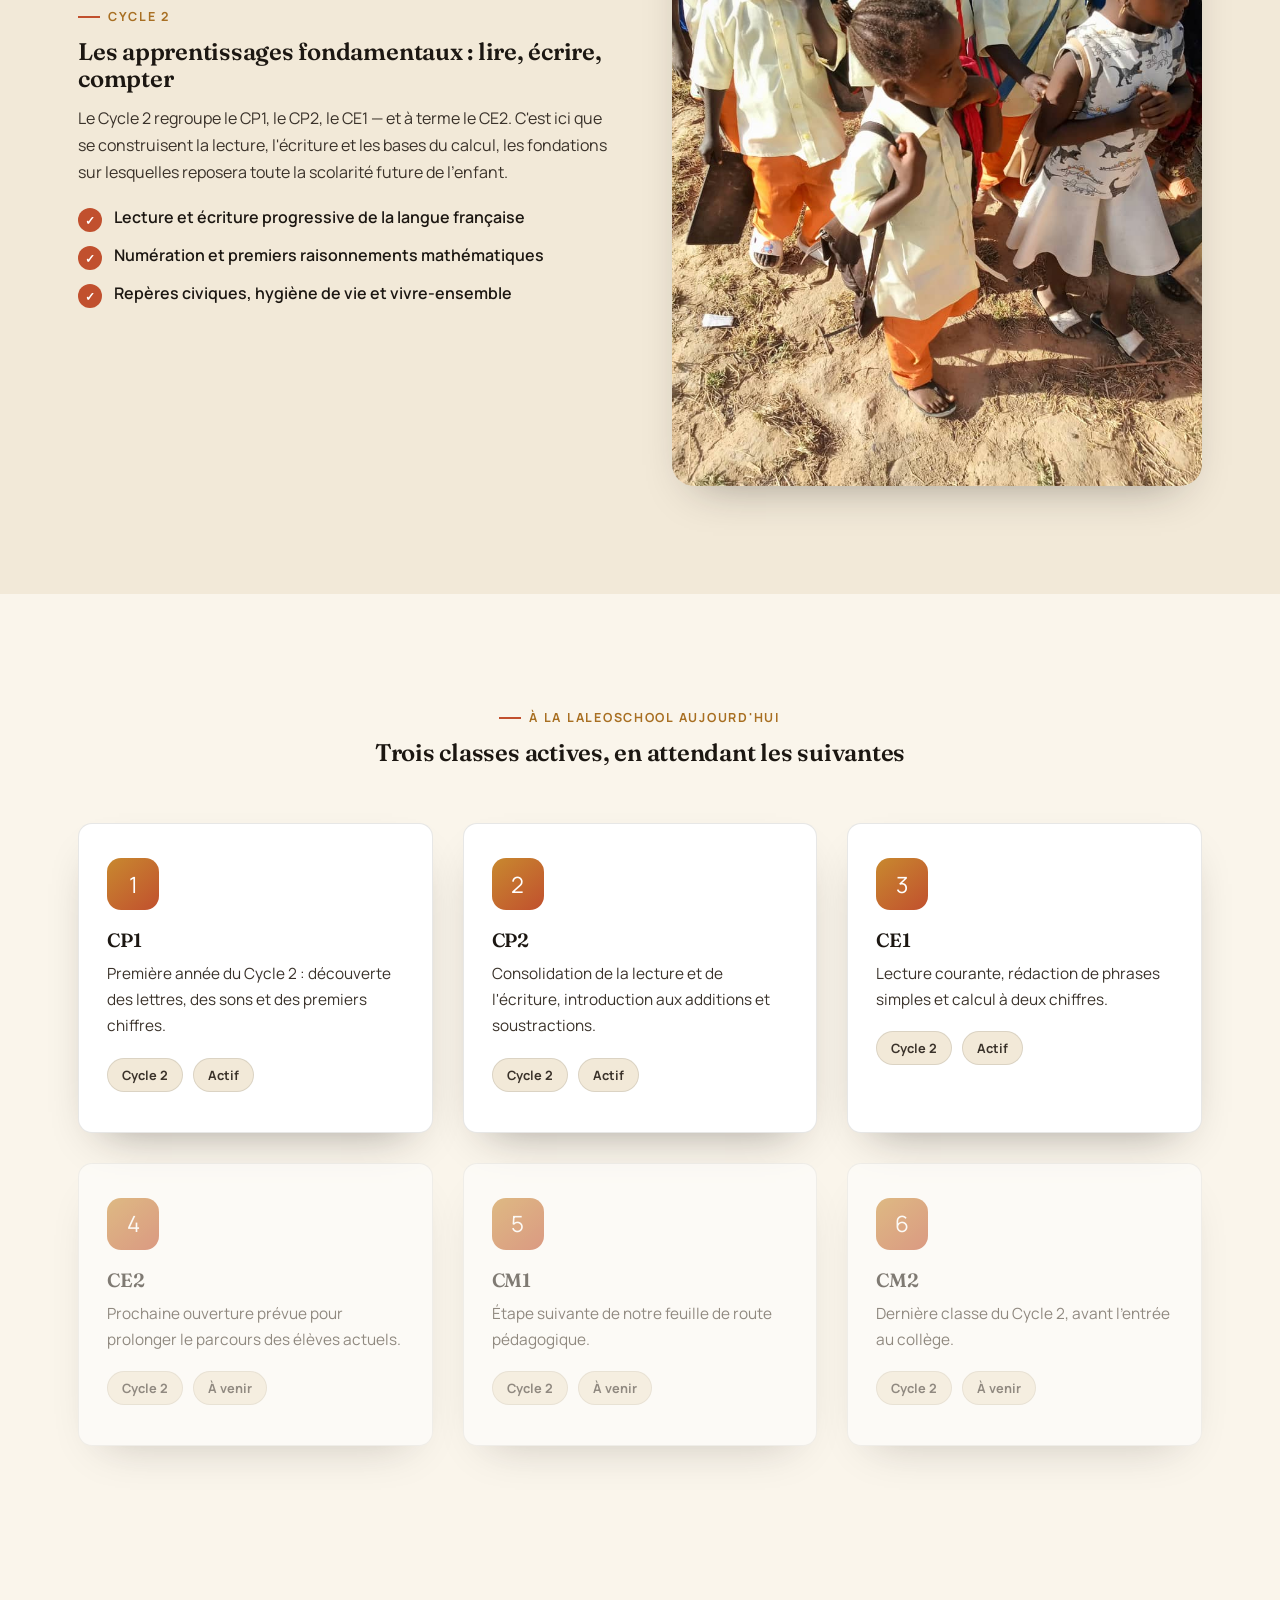
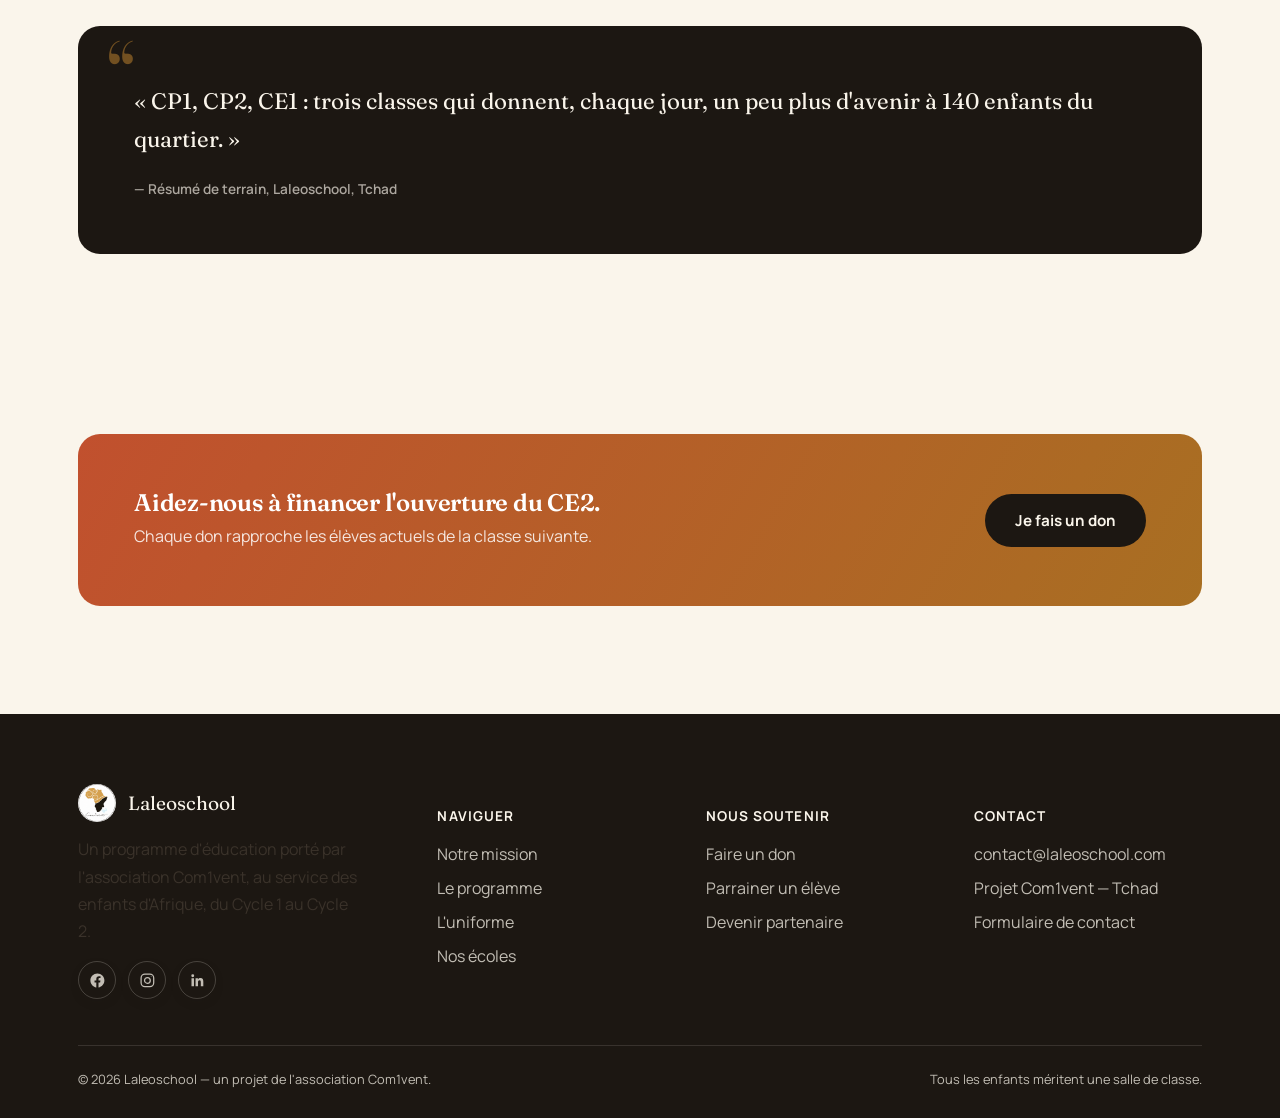
<file: programme.html>
<!DOCTYPE html>
<html lang="fr">
<head>
<meta charset="UTF-8">
<meta name="viewport" content="width=device-width, initial-scale=1.0">
<title>Le programme pédagogique — Cycle 1 &amp; Cycle 2 | Laleoschool</title>
<meta name="description" content="Découvrez le programme pédagogique Laleoschool : Cycle 1 (éveil) et Cycle 2 (CP à CE2), avec les classes actuellement ouvertes à la Laleoschool au Tchad.">
<link rel="icon" href="assets/images/favicon.png" type="image/png">
<link rel="apple-touch-icon" href="assets/images/apple-touch-icon.png">
<meta name="theme-color" content="#1c1712">
<link rel="stylesheet" href="assets/css/style.css">
</head>
<body>

<div class="topbar">
  <div class="wrap">
    <span>Au-delà de l'urgence, une école qui dure.</span>
    <div class="topbar-social">
      <a href="https://www.facebook.com/profile.php?id=61594226341670" aria-label="Facebook" target="_blank" rel="noopener"><svg viewBox="0 0 24 24" width="1em" height="1em" fill="currentColor" style="display:block"><path d="M22 12.06C22 6.51 17.52 2 12 2S2 6.51 2 12.06c0 5 3.66 9.13 8.44 9.94v-7.03H7.9v-2.9h2.54V9.85c0-2.5 1.49-3.89 3.78-3.89 1.1 0 2.24.2 2.24.2v2.47h-1.26c-1.24 0-1.63.77-1.63 1.56v1.87h2.78l-.44 2.9h-2.34V22c4.78-.81 8.44-4.94 8.44-9.94Z"/></svg></a>
      <a href="#" aria-label="LinkedIn"><svg viewBox="0 0 24 24" width="1em" height="1em" fill="currentColor" style="display:block"><path d="M20.45 20.45h-3.56v-5.57c0-1.33-.02-3.03-1.85-3.03-1.85 0-2.14 1.45-2.14 2.94v5.66H9.35V9h3.41v1.56h.05c.48-.9 1.64-1.85 3.38-1.85 3.6 0 4.27 2.37 4.27 5.45v6.29zM5.34 7.43a2.07 2.07 0 1 1 0-4.14 2.07 2.07 0 0 1 0 4.14zM7.12 20.45H3.56V9h3.56v11.45z"/></svg></a>
      <a href="https://www.instagram.com/laleo_school/" aria-label="Instagram" target="_blank" rel="noopener"><svg viewBox="0 0 24 24" width="1em" height="1em" fill="none" stroke="currentColor" stroke-width="1.8" style="display:block"><rect x="3" y="3" width="18" height="18" rx="5.5"/><circle cx="12" cy="12" r="4.1"/><circle cx="17.3" cy="6.7" r="0.55" fill="currentColor" stroke="none"/></svg></a>
    </div>
  </div>
</div>

<header class="site-header">
  <div class="wrap nav">
    <a href="index.html" class="brand">
      <img src="assets/images/logo-nav.png" alt="Logo Laleoschool">
      <span>Laleo<em>school</em></span>
    </a>
    <div class="nav-actions">
      <a href="contact.html" class="btn btn-ghost btn-sm">Nous contacter</a>
      <a href="https://amara.assoconnect.com/collect/description/683368-v-compagne-de-dons-pour-soutenir-notre-ecole-partenaire-laleo-school" class="btn btn-primary btn-sm" target="_blank" rel="noopener">Faire un don</a>
      <button class="nav-toggle" aria-label="Ouvrir le menu" aria-expanded="false">
        <span></span><span></span><span></span>
      </button>
    </div>
  </div>
  <div class="wrap nav-bar-row">
    <nav>
      <ul class="nav-links">
        <li><a href="index.html">Accueil</a></li>
        <li><a href="mission.html">Notre mission</a></li>
        <li><a href="programme.html" aria-current="page">Le programme</a></li>
        <li><a href="uniforme.html">L'uniforme</a></li>
        <li><a href="ecoles.html">Nos écoles</a></li>
        <li><a href="contact.html">Contact</a></li>
      </ul>
    </nav>
  </div>
</header>

<main>

  <section class="page-header">
    <div class="wrap">
      <div class="breadcrumb">Pédagogie</div>
      <h1 style="max-width:720px;">Du Cycle 1 au Cycle 2 : un parcours pensé pour les premiers apprentissages</h1>
      <p class="lede">Laleoschool suit l'organisation scolaire francophone en deux cycles, adaptée aux réalités des quartiers et villages où l'association intervient.</p>
    </div>
  </section>

  <!-- CYCLE 1 -->
  <section class="section">
    <div class="wrap split">
      <div class="reveal">
        <div class="eyebrow">Cycle 1</div>
        <h2>L'éveil : premiers pas vers l'école</h2>
        <p>Le Cycle 1 accueille les plus jeunes enfants autour d'activités d'éveil : découverte de la langue, repères de vie collective, motricité et premiers jeux éducatifs. C'est l'étape où l'enfant apprend à être élève, avant même d'apprendre à lire.</p>
        <ul class="checklist">
          <li>Éveil au langage et à la vie en groupe</li>
          <li>Développement de la motricité et de l'autonomie</li>
          <li>Préparation en douceur à l'entrée au Cycle 2</li>
        </ul>
      </div>
      <div class="split-media reveal">
        <img src="assets/images/assemblee-ecole-cour.jpg" alt="Assemblée des élèves dans la cour de l'école">
      </div>
    </div>
  </section>

  <!-- CYCLE 2 -->
  <section class="section section--cream-deep">
    <div class="wrap split reverse">
      <div class="split-media reveal">
        <img src="assets/images/eleves-groupe-cour.jpg" alt="Élèves du Cycle 2 à la Laleoschool">
      </div>
      <div class="reveal">
        <div class="eyebrow">Cycle 2</div>
        <h2>Les apprentissages fondamentaux : lire, écrire, compter</h2>
        <p>Le Cycle 2 regroupe le CP1, le CP2, le CE1 — et à terme le CE2. C'est ici que se construisent la lecture, l'écriture et les bases du calcul, les fondations sur lesquelles reposera toute la scolarité future de l'enfant.</p>
        <ul class="checklist">
          <li>Lecture et écriture progressive de la langue française</li>
          <li>Numération et premiers raisonnements mathématiques</li>
          <li>Repères civiques, hygiène de vie et vivre-ensemble</li>
        </ul>
      </div>
    </div>
  </section>

  <!-- CLASSES ACTUELLES -->
  <section class="section">
    <div class="wrap">
      <div class="center reveal" style="margin: 0 auto 56px;">
        <div class="eyebrow" style="justify-content:center;">À la Laleoschool aujourd'hui</div>
        <h2>Trois classes actives, en attendant les suivantes</h2>
      </div>
      <div class="grid grid-3">
        <div class="card reveal">
          <div class="icon">1</div>
          <h3>CP1</h3>
          <p>Première année du Cycle 2 : découverte des lettres, des sons et des premiers chiffres.</p>
          <div class="tag-list"><span class="tag">Cycle 2</span><span class="tag">Actif</span></div>
        </div>
        <div class="card reveal">
          <div class="icon">2</div>
          <h3>CP2</h3>
          <p>Consolidation de la lecture et de l'écriture, introduction aux additions et soustractions.</p>
          <div class="tag-list"><span class="tag">Cycle 2</span><span class="tag">Actif</span></div>
        </div>
        <div class="card reveal">
          <div class="icon">3</div>
          <h3>CE1</h3>
          <p>Lecture courante, rédaction de phrases simples et calcul à deux chiffres.</p>
          <div class="tag-list"><span class="tag">Cycle 2</span><span class="tag">Actif</span></div>
        </div>
      </div>
      <div class="grid grid-3" style="margin-top:30px;">
        <div class="card reveal is-soon" style="opacity:.55;">
          <div class="icon">4</div>
          <h3>CE2</h3>
          <p>Prochaine ouverture prévue pour prolonger le parcours des élèves actuels.</p>
          <div class="tag-list"><span class="tag">Cycle 2</span><span class="tag">À venir</span></div>
        </div>
        <div class="card reveal is-soon" style="opacity:.55;">
          <div class="icon">5</div>
          <h3>CM1</h3>
          <p>Étape suivante de notre feuille de route pédagogique.</p>
          <div class="tag-list"><span class="tag">Cycle 2</span><span class="tag">À venir</span></div>
        </div>
        <div class="card reveal is-soon" style="opacity:.55;">
          <div class="icon">6</div>
          <h3>CM2</h3>
          <p>Dernière classe du Cycle 2, avant l'entrée au collège.</p>
          <div class="tag-list"><span class="tag">Cycle 2</span><span class="tag">À venir</span></div>
        </div>
      </div>
    </div>
  </section>

  <section class="section section--tight">
    <div class="wrap">
      <div class="quote-block reveal">
        <p>« CP1, CP2, CE1 : trois classes qui donnent, chaque jour, un peu plus d'avenir à 140 enfants du quartier. »</p>
        <footer>— Résumé de terrain, Laleoschool, Tchad</footer>
      </div>
    </div>
  </section>

  <section class="section">
    <div class="wrap">
      <div class="cta-banner reveal">
        <div>
          <h2>Aidez-nous à financer l'ouverture du CE2.</h2>
          <p>Chaque don rapproche les élèves actuels de la classe suivante.</p>
        </div>
        <a href="https://amara.assoconnect.com/collect/description/683368-v-compagne-de-dons-pour-soutenir-notre-ecole-partenaire-laleo-school" class="btn btn-dark" target="_blank" rel="noopener">Je fais un don</a>
      </div>
    </div>
  </section>

</main>

<footer class="site-footer">
  <div class="wrap">
    <div class="footer-grid">
      <div>
        <div class="footer-brand">
          <img src="assets/images/logo-nav.png" alt="Logo Laleoschool">
          <span>Laleoschool</span>
        </div>
        <p style="max-width:280px;">Un programme d'éducation porté par l'association Com1vent, au service des enfants d'Afrique, du Cycle 1 au Cycle 2.</p>
        <div class="social-row">
          <a href="https://www.facebook.com/profile.php?id=61594226341670" aria-label="Facebook" target="_blank" rel="noopener"><svg viewBox="0 0 24 24" width="1em" height="1em" fill="currentColor" style="display:block"><path d="M22 12.06C22 6.51 17.52 2 12 2S2 6.51 2 12.06c0 5 3.66 9.13 8.44 9.94v-7.03H7.9v-2.9h2.54V9.85c0-2.5 1.49-3.89 3.78-3.89 1.1 0 2.24.2 2.24.2v2.47h-1.26c-1.24 0-1.63.77-1.63 1.56v1.87h2.78l-.44 2.9h-2.34V22c4.78-.81 8.44-4.94 8.44-9.94Z"/></svg></a>
          <a href="https://www.instagram.com/laleo_school/" aria-label="Instagram" target="_blank" rel="noopener"><svg viewBox="0 0 24 24" width="1em" height="1em" fill="none" stroke="currentColor" stroke-width="1.8" style="display:block"><rect x="3" y="3" width="18" height="18" rx="5.5"/><circle cx="12" cy="12" r="4.1"/><circle cx="17.3" cy="6.7" r="0.55" fill="currentColor" stroke="none"/></svg></a>
          <a href="#" aria-label="LinkedIn"><svg viewBox="0 0 24 24" width="1em" height="1em" fill="currentColor" style="display:block"><path d="M20.45 20.45h-3.56v-5.57c0-1.33-.02-3.03-1.85-3.03-1.85 0-2.14 1.45-2.14 2.94v5.66H9.35V9h3.41v1.56h.05c.48-.9 1.64-1.85 3.38-1.85 3.6 0 4.27 2.37 4.27 5.45v6.29zM5.34 7.43a2.07 2.07 0 1 1 0-4.14 2.07 2.07 0 0 1 0 4.14zM7.12 20.45H3.56V9h3.56v11.45z"/></svg></a>
        </div>
      </div>
      <div>
        <h5>Naviguer</h5>
        <ul>
          <li><a href="mission.html">Notre mission</a></li>
          <li><a href="programme.html">Le programme</a></li>
          <li><a href="uniforme.html">L'uniforme</a></li>
          <li><a href="ecoles.html">Nos écoles</a></li>
        </ul>
      </div>
      <div>
        <h5>Nous soutenir</h5>
        <ul>
          <li><a href="https://amara.assoconnect.com/collect/description/683368-v-compagne-de-dons-pour-soutenir-notre-ecole-partenaire-laleo-school" target="_blank" rel="noopener">Faire un don</a></li>
          <li><a href="contact.html#soutenir">Parrainer un élève</a></li>
          <li><a href="contact.html#soutenir">Devenir partenaire</a></li>
        </ul>
      </div>
      <div>
        <h5>Contact</h5>
        <ul>
          <li>contact@laleoschool.com</li>
          <li>Projet Com1vent — Tchad</li>
          <li><a href="contact.html">Formulaire de contact</a></li>
        </ul>
      </div>
    </div>
    <div class="footer-bottom">
      <span>© <span data-year>2026</span> Laleoschool — un projet de l'association Com1vent.</span>
      <span>Tous les enfants méritent une salle de classe.</span>
    </div>
  </div>
</footer>

<script src="assets/js/main.js"></script>
</body>
</html>
</file>
<file: assets/css/style.css>
/* ===========================================================
   Laleoschool — feuille de style principale
   =========================================================== */

@import url('https://fonts.googleapis.com/css2?family=Fraunces:opsz,wght@9..144,500;9..144,600;9..144,700&family=Manrope:wght@400;500;600;700;800&display=swap');

:root {
  /* Palette de marque, dérivée du logo Com1vent / Laleoschool */
  --gold: #c8892f;
  --gold-dark: #a86f22;
  --ink: #1c1712;
  --ink-soft: #3a322a;
  --terracotta: #c1502e;
  --terracotta-dark: #a13f22;
  --sky: #a9d6e5;
  --cream: #faf5eb;
  --cream-deep: #f2e9d8;
  --white: #ffffff;
  --line: rgba(28, 23, 18, 0.1);

  --font-display: 'Fraunces', Georgia, 'Times New Roman', serif;
  --font-body: 'Manrope', -apple-system, BlinkMacSystemFont, 'Segoe UI', sans-serif;

  --radius-lg: 22px;
  --radius-md: 14px;
  --radius-sm: 8px;
  --shadow-soft: 0 20px 45px -25px rgba(28, 23, 18, 0.45);
  --shadow-lift: 0 30px 60px -30px rgba(28, 23, 18, 0.55);
  --container: 1180px;
}

* { box-sizing: border-box; }
html { scroll-behavior: smooth; }

body {
  margin: 0;
  font-family: var(--font-body);
  color: var(--ink);
  background: var(--cream);
  -webkit-font-smoothing: antialiased;
  overflow-x: hidden;
}

img { max-width: 100%; display: block; }

a { color: inherit; text-decoration: none; }

h1, h2, h3, h4 {
  font-family: var(--font-display);
  font-weight: 600;
  line-height: 1.12;
  margin: 0 0 .5em;
  letter-spacing: -0.01em;
}

p { line-height: 1.7; margin: 0 0 1em; color: var(--ink-soft); }

.wrap {
  max-width: var(--container);
  margin: 0 auto;
  padding: 0 28px;
}

.eyebrow {
  display: inline-flex;
  align-items: center;
  gap: 8px;
  font-size: 0.78rem;
  font-weight: 700;
  letter-spacing: 0.14em;
  text-transform: uppercase;
  color: var(--gold-dark);
  margin-bottom: 14px;
}
.eyebrow::before {
  content: '';
  width: 22px;
  height: 2px;
  background: var(--terracotta);
  display: inline-block;
}

.section { padding: 108px 0; position: relative; }
.section--tight { padding: 72px 0; }
.section--ink { background: var(--ink); color: var(--cream); }
.section--ink p { color: rgba(250, 245, 235, 0.72); }
.section--ink h2, .section--ink h3 { color: var(--cream); }
.section--cream-deep { background: var(--cream-deep); }

.center { text-align: center; }
.lede {
  font-size: 1.15rem;
  max-width: 640px;
}
.center .lede { margin-left: auto; margin-right: auto; }

/* ---------- Boutons ---------- */
.btn {
  display: inline-flex;
  align-items: center;
  gap: 10px;
  padding: 14px 28px;
  border-radius: 999px;
  font-weight: 700;
  font-size: 0.95rem;
  border: 2px solid transparent;
  cursor: pointer;
  transition: transform .25s ease, box-shadow .25s ease, background .25s ease, color .25s ease, border-color .25s ease;
  white-space: nowrap;
}
.btn-primary {
  background: linear-gradient(135deg, var(--terracotta), var(--gold-dark));
  color: var(--white);
  box-shadow: 0 10px 24px -8px rgba(161,63,34,0.55);
}
.btn-primary:hover { background: linear-gradient(135deg, var(--terracotta-dark), var(--gold-dark)); transform: translateY(-2px); }
.btn-dark { background: var(--ink); color: var(--cream); }
.btn-dark:hover { background: #000; transform: translateY(-2px); }
.btn-ghost { background: transparent; border-color: rgba(28,23,18,0.18); color: var(--ink); }
.btn-ghost:hover { border-color: var(--ink); }
.btn-ghost-light { background: transparent; border-color: rgba(250,245,235,0.35); color: var(--cream); }
.btn-ghost-light:hover { border-color: var(--cream); }
.btn-sm { padding: 10px 20px; font-size: 0.85rem; }

/* ---------- Navigation ---------- */
.topbar {
  background: #0f0c09;
  color: rgba(250, 245, 235, 0.62);
  font-size: 0.78rem;
  font-weight: 600;
}
.topbar .wrap {
  display: flex;
  align-items: center;
  justify-content: space-between;
  padding: 8px 28px;
}
.topbar .topbar-social { display: flex; align-items: center; gap: 14px; }
.topbar .topbar-social a { color: rgba(250, 245, 235, 0.62); font-size: 0.95rem; }
.topbar .topbar-social a:hover { color: var(--gold); }

.site-header {
  position: sticky;
  top: 0;
  z-index: 100;
  background: rgba(28, 23, 18, 0.94);
  backdrop-filter: blur(14px);
  border-bottom: 1px solid rgba(250, 245, 235, 0.08);
}
.nav {
  display: flex;
  align-items: center;
  justify-content: space-between;
  padding: 14px 0;
}
.brand {
  display: flex;
  align-items: center;
  gap: 12px;
  font-family: var(--font-display);
  font-weight: 700;
  font-size: 1.28rem;
  color: var(--cream);
}
.brand img { width: 42px; height: 42px; border-radius: 50%; background: var(--white); }
.brand span em {
  font-style: normal;
  color: var(--gold);
}

.nav-bar-row { border-top: 1px solid rgba(250, 245, 235, 0.1); }
.nav-links {
  display: flex;
  align-items: center;
  justify-content: space-between;
  gap: 18px;
  list-style: none;
  margin: 0;
  padding: 15px 0;
}
.nav-links a {
  font-weight: 700;
  font-size: 0.8rem;
  letter-spacing: 0.06em;
  text-transform: uppercase;
  color: rgba(250, 245, 235, 0.72);
  position: relative;
  padding: 6px 0;
  white-space: nowrap;
}
.nav-links a::after {
  content: '';
  position: absolute;
  left: 0; right: 0; bottom: -2px;
  height: 2px;
  background: var(--gold);
  transform: scaleX(0);
  transform-origin: left;
  transition: transform .25s ease;
}
.nav-links a:hover::after,
.nav-links a[aria-current="page"]::after { transform: scaleX(1); }
.nav-links a[aria-current="page"] { color: var(--cream); }

.nav-actions { display: flex; align-items: center; gap: 14px; }
.nav-actions .btn-ghost { border-color: rgba(250,245,235,0.3); color: var(--cream); }
.nav-actions .btn-ghost:hover { border-color: var(--cream); }

.nav-toggle {
  display: none;
  flex-direction: column;
  gap: 5px;
  background: none;
  border: none;
  cursor: pointer;
  padding: 6px;
}
.nav-toggle span { width: 24px; height: 2px; background: var(--cream); border-radius: 2px; transition: transform .25s ease, opacity .25s ease; }

/* ---------- Hero ---------- */
.hero {
  position: relative;
  padding: 76px 0 100px;
  overflow: hidden;
}
.hero::before {
  content: '';
  position: absolute;
  top: -180px; right: -160px;
  width: 520px; height: 520px;
  background: radial-gradient(circle, rgba(200,137,47,0.22), transparent 70%);
  z-index: 0;
}
.hero-grid {
  position: relative;
  z-index: 1;
  display: grid;
  grid-template-columns: 1.05fr 0.95fr;
  gap: 56px;
  align-items: center;
}
.hero h1 { font-size: clamp(2.4rem, 4.4vw, 3.6rem); }
.hero h1 em { font-style: normal; color: var(--terracotta); }
.hero-cta { display: flex; gap: 14px; flex-wrap: wrap; margin-top: 30px; }

.hero-media {
  position: relative;
  border-radius: var(--radius-lg);
  overflow: hidden;
  box-shadow: var(--shadow-lift);
  aspect-ratio: 4/5;
}
.hero-media img { width: 100%; height: 100%; object-fit: cover; }
.hero-badge {
  position: absolute;
  left: -18px; bottom: 28px;
  background: var(--white);
  border-radius: var(--radius-md);
  padding: 16px 20px;
  box-shadow: var(--shadow-soft);
  display: flex;
  align-items: center;
  gap: 12px;
  max-width: 230px;
}
.hero-badge .dot { width: 10px; height: 10px; border-radius: 50%; background: var(--terracotta); flex: none; }
.hero-badge strong { display: block; font-family: var(--font-display); font-size: 1.05rem; }
.hero-badge span { font-size: 0.8rem; color: var(--ink-soft); }

/* ---------- Stats ---------- */
.stat-bar {
  display: grid;
  grid-template-columns: repeat(4, 1fr);
  gap: 24px;
  margin-top: 64px;
  padding-top: 44px;
  border-top: 1px solid var(--line);
}
.stat { text-align: center; }
.stat strong {
  display: block;
  font-family: var(--font-display);
  font-size: 2.2rem;
  color: var(--terracotta);
}
.stat span { font-size: 0.85rem; color: var(--ink-soft); font-weight: 600; }

/* ---------- Cards / grid ---------- */
.grid { display: grid; gap: 30px; }
.grid-3 { grid-template-columns: repeat(3, 1fr); }
.grid-2 { grid-template-columns: repeat(2, 1fr); }

.card {
  background: var(--white);
  border-radius: var(--radius-md);
  padding: 34px 28px;
  box-shadow: var(--shadow-soft);
  border: 1px solid var(--line);
  height: 100%;
}
.card .icon {
  width: 52px; height: 52px;
  border-radius: 14px;
  background: linear-gradient(140deg, var(--gold), var(--terracotta));
  display: flex; align-items: center; justify-content: center;
  color: var(--white);
  margin-bottom: 20px;
  font-size: 1.4rem;
}
.card h3 { font-size: 1.2rem; }
.card p { margin-bottom: 0; font-size: 0.96rem; }

.photo-card {
  border-radius: var(--radius-md);
  overflow: hidden;
  position: relative;
  box-shadow: var(--shadow-soft);
}
.photo-card img { width: 100%; height: 100%; object-fit: cover; transition: transform .5s ease; }
.photo-card:hover img { transform: scale(1.06); }
.photo-card figcaption {
  position: absolute; left: 0; right: 0; bottom: 0;
  padding: 18px;
  background: linear-gradient(to top, rgba(0,0,0,0.72), transparent);
  color: var(--white);
  font-size: 0.85rem;
  font-weight: 600;
}

/* ---------- Split / feature rows ---------- */
.split {
  display: grid;
  grid-template-columns: 1fr 1fr;
  gap: 64px;
  align-items: center;
}
.split.reverse .split-media { order: 2; }
.split-media img {
  border-radius: var(--radius-lg);
  box-shadow: var(--shadow-soft);
  width: 100%;
  aspect-ratio: 4/5;
  object-fit: cover;
}
.split-media.two-up { display: grid; grid-template-columns: 1fr 1fr; gap: 16px; }
.split-media.two-up img { aspect-ratio: 3/4; }
.split-media.two-up img:first-child { margin-top: 34px; }

.tag-list { display: flex; flex-wrap: wrap; gap: 10px; margin: 18px 0 6px; }
.tag {
  background: var(--cream-deep);
  border: 1px solid var(--line);
  color: var(--ink-soft);
  font-size: 0.8rem;
  font-weight: 700;
  padding: 7px 14px;
  border-radius: 999px;
}

.checklist { list-style: none; margin: 20px 0 0; padding: 0; display: grid; gap: 12px; }
.checklist li { display: flex; gap: 12px; align-items: flex-start; font-weight: 600; color: var(--ink); }
.checklist li::before {
  content: '✓';
  flex: none;
  width: 24px; height: 24px;
  border-radius: 50%;
  background: var(--terracotta);
  color: var(--white);
  font-size: 0.75rem;
  display: flex; align-items: center; justify-content: center;
  margin-top: 2px;
}

/* ---------- Timeline ---------- */
.timeline { position: relative; margin-top: 50px; padding-left: 34px; }
.timeline::before { content: ''; position: absolute; left: 8px; top: 6px; bottom: 6px; width: 2px; background: var(--line); }
.timeline-item { position: relative; padding-bottom: 42px; }
.timeline-item:last-child { padding-bottom: 0; }
.timeline-item::before {
  content: '';
  position: absolute; left: -34px; top: 4px;
  width: 18px; height: 18px; border-radius: 50%;
  background: var(--terracotta);
  border: 4px solid var(--cream);
  box-shadow: 0 0 0 2px var(--terracotta);
}
.timeline-item .year { font-family: var(--font-display); color: var(--gold-dark); font-size: 1.05rem; font-weight: 700; }
.timeline-item h4 { margin: 4px 0 6px; font-size: 1.15rem; }

/* ---------- Quote ---------- */
.quote-block {
  border-radius: var(--radius-lg);
  background: var(--ink);
  color: var(--cream);
  padding: 56px;
  position: relative;
}
.quote-block::before {
  content: '\201C';
  font-family: var(--font-display);
  font-size: 6rem;
  color: rgba(200,137,47,0.5);
  position: absolute;
  top: 6px; left: 30px;
  line-height: 1;
}
.quote-block p { font-family: var(--font-display); font-size: 1.4rem; color: var(--cream); position: relative; z-index: 1; }
.quote-block footer { font-size: 0.85rem; color: rgba(250,245,235,0.65); font-weight: 600; }

/* ---------- CTA banner ---------- */
.cta-banner {
  border-radius: var(--radius-lg);
  background: linear-gradient(120deg, var(--terracotta), var(--gold-dark));
  color: var(--white);
  padding: 56px;
  display: flex;
  align-items: center;
  justify-content: space-between;
  gap: 40px;
  flex-wrap: wrap;
}
.cta-banner h2 { color: var(--white); margin-bottom: 6px; }
.cta-banner p { color: rgba(255,255,255,0.85); margin: 0; }

/* ---------- Country / school cards ---------- */
.country-card {
  border-radius: var(--radius-md);
  background: var(--white);
  border: 1px solid var(--line);
  padding: 30px;
  box-shadow: var(--shadow-soft);
  position: relative;
}
.country-card.is-soon { opacity: 0.6; }
.status-pill {
  position: absolute; top: 24px; right: 24px;
  font-size: 0.72rem; font-weight: 800; letter-spacing: 0.06em; text-transform: uppercase;
  padding: 6px 12px; border-radius: 999px;
}
.status-pill.active { background: rgba(193,80,46,0.12); color: var(--terracotta-dark); }
.status-pill.soon { background: rgba(28,23,18,0.08); color: var(--ink-soft); }
.country-flag { font-size: 2.2rem; margin-bottom: 14px; }

/* ---------- Gallery / lightbox ---------- */
.gallery { display: grid; grid-template-columns: repeat(4, 1fr); gap: 16px; }
.gallery .g-item { border-radius: var(--radius-sm); overflow: hidden; cursor: zoom-in; box-shadow: var(--shadow-soft); }
.gallery .g-item img { width: 100%; height: 100%; object-fit: cover; aspect-ratio: 1/1; transition: transform .4s ease; }
.gallery .g-item:hover img { transform: scale(1.08); }

.lightbox {
  position: fixed; inset: 0; background: rgba(15, 12, 9, 0.92);
  display: none; align-items: center; justify-content: center;
  z-index: 1000; padding: 40px;
}
.lightbox.is-open { display: flex; }
.lightbox img { max-width: min(900px, 92vw); max-height: 84vh; border-radius: 12px; box-shadow: 0 30px 80px rgba(0,0,0,0.5); }
.lightbox-close {
  position: absolute; top: 26px; right: 34px;
  color: var(--white); font-size: 2rem; background: none; border: none; cursor: pointer; line-height: 1;
}
.lightbox-nav {
  display: none;
  position: absolute; top: 50%; transform: translateY(-50%);
  width: 48px; height: 48px; border-radius: 50%;
  border: 1px solid rgba(255,255,255,0.4); background: rgba(255,255,255,0.1);
  color: var(--white); font-size: 1.3rem; cursor: pointer;
  align-items: center; justify-content: center;
}
.lightbox-nav:hover { background: var(--white); color: var(--ink); }
.lightbox-prev { left: 16px; }
.lightbox-next { right: 16px; }
.lightbox.has-multiple .lightbox-nav { display: flex; }
@media (max-width: 640px) {
  .lightbox-nav { width: 40px; height: 40px; }
  .lightbox-prev { left: 6px; }
  .lightbox-next { right: 6px; }
}

/* ---------- Form ---------- */
.form-card {
  background: var(--white);
  border-radius: var(--radius-lg);
  box-shadow: var(--shadow-soft);
  padding: 44px;
  border: 1px solid var(--line);
}
.form-row { display: grid; grid-template-columns: 1fr 1fr; gap: 18px; }
.field { margin-bottom: 18px; }
.field label { display: block; font-weight: 700; font-size: 0.85rem; margin-bottom: 8px; }
.field input,
.field select,
.field textarea {
  width: 100%;
  padding: 13px 16px;
  border-radius: var(--radius-sm);
  border: 1.5px solid var(--line);
  background: var(--cream);
  font-family: inherit;
  /* iOS Safari zoome automatiquement sur un champ dont le texte fait
     moins de 16px au focus ; on reste donc à 16px minimum sur mobile. */
  font-size: max(0.95rem, 16px);
  color: var(--ink);
  resize: vertical;
}
.field input:focus, .field select:focus, .field textarea:focus {
  outline: none; border-color: var(--terracotta);
}
.form-note { font-size: 0.82rem; color: var(--ink-soft); margin-top: 10px; }

.contact-info-list { list-style: none; padding: 0; margin: 26px 0 0; display: grid; gap: 18px; }
.contact-info-list li { display: flex; gap: 14px; align-items: flex-start; }
.contact-info-list .icon-dot {
  width: 40px; height: 40px; border-radius: 12px; flex: none;
  background: rgba(200,137,47,0.14); color: var(--gold-dark);
  display: flex; align-items: center; justify-content: center; font-size: 1.1rem;
}
.contact-info-list strong { display: block; font-size: 0.95rem; }
.contact-info-list span { font-size: 0.86rem; color: var(--ink-soft); }

/* ---------- Footer ---------- */
.site-footer { background: var(--ink); color: rgba(250,245,235,0.75); padding: 70px 0 30px; }
.footer-grid { display: grid; grid-template-columns: 1.4fr 1fr 1fr 1fr; gap: 40px; padding-bottom: 46px; border-bottom: 1px solid rgba(250,245,235,0.12); }
.footer-brand { display: flex; align-items: center; gap: 12px; font-family: var(--font-display); font-size: 1.2rem; color: var(--cream); margin-bottom: 14px; }
.footer-brand img { width: 38px; height: 38px; border-radius: 50%; }
.site-footer h5 { color: var(--cream); font-size: 0.85rem; letter-spacing: 0.08em; text-transform: uppercase; margin-bottom: 18px; }
.site-footer ul { list-style: none; padding: 0; margin: 0; display: grid; gap: 12px; }
.site-footer a:hover { color: var(--cream); }
.footer-bottom { display: flex; justify-content: space-between; align-items: center; padding-top: 24px; font-size: 0.8rem; flex-wrap: wrap; gap: 10px; }
.social-row { display: flex; gap: 12px; }
.social-row a {
  width: 38px; height: 38px; border-radius: 50%; border: 1px solid rgba(250,245,235,0.2);
  display: flex; align-items: center; justify-content: center; font-size: 1.05rem;
  box-shadow: 0 4px 14px -6px rgba(28,23,18,0.25);
}
.social-row a:hover { background: var(--terracotta); border-color: var(--terracotta); }

/* ---------- Page header (interior pages) ---------- */
.page-header {
  padding: 60px 0 40px;
  border-bottom: 1px solid var(--line);
}
.breadcrumb { font-size: 0.82rem; font-weight: 700; color: var(--gold-dark); letter-spacing: 0.06em; text-transform: uppercase; margin-bottom: 14px; }

/* ---------- Reveal animation ---------- */
.reveal { opacity: 0; transform: translateY(26px); transition: opacity .7s ease, transform .7s ease; }
.reveal.is-visible { opacity: 1; transform: translateY(0); }

/* ---------- Profil d'école (bannière + carte flottante) ---------- */
.profile-hero { position: relative; }
.profile-hero .banner {
  width: 100%;
  height: 420px;
  object-fit: cover;
  /* La photo source est carrée et les visages des enfants se trouvent
     dans son tiers supérieur ; un recadrage centré (par défaut) coupait
     les têtes. On recadre donc depuis le haut de l'image. */
  object-position: center 8%;
  display: block;
  /* Léger flou volontaire : rend les visages des enfants moins
     nettement identifiables sans dénaturer la photo. */
  filter: blur(3.5px) saturate(0.98);
}
.profile-card {
  max-width: var(--container);
  margin: -84px auto 0;
  position: relative;
  z-index: 5;
  padding: 0 28px;
  display: flex;
  align-items: flex-end;
  gap: 28px;
  flex-wrap: wrap;
}
.profile-card .logo-box {
  width: 296px;
  height: 296px;
  border-radius: 40px;
  background: var(--white);
  border: 2px solid rgba(200,137,47,0.4);
  box-shadow: 0 18px 40px -14px rgba(28,23,18,0.35), 0 0 0 6px rgba(200,137,47,0.08);
  padding: 30px;
  flex: none;
  display: flex;
  align-items: center;
  justify-content: center;
}
.profile-card .logo-box img { width: 100%; height: 100%; object-fit: contain; }
.profile-card .identity { padding-bottom: 14px; flex: 1; min-width: 240px; }
.profile-card .identity h1 { font-size: clamp(1.5rem, 3vw, 2.1rem); margin-bottom: 12px; color: var(--white); text-shadow: 0 2px 18px rgba(0,0,0,0.45); }
.profile-card .badges { display: flex; gap: 10px; flex-wrap: wrap; }
.badge-chip {
  display: inline-flex; align-items: center; gap: 7px;
  background: rgba(255,255,255,0.94);
  border: 1px solid rgba(200,137,47,0.28);
  border-radius: 999px;
  padding: 8px 16px;
  font-size: 0.78rem;
  font-weight: 700;
  color: var(--ink-soft);
  box-shadow: 0 4px 14px -6px rgba(28,23,18,0.18);
}
.badge-chip.is-accent { background: var(--terracotta); color: var(--white); border-color: transparent; }
.profile-card .profile-actions {
  display: flex;
  align-items: center;
  gap: 12px;
  padding-bottom: 14px;
}
.profile-card .social-mini {
  display: flex; align-items: center; justify-content: center;
  width: 40px; height: 40px; border-radius: 50%;
  background: rgba(255,255,255,0.94);
  box-shadow: var(--shadow-soft);
  font-size: 1.05rem;
  color: var(--ink-soft);
}

/* ---------- Barre d'onglets rapide ---------- */
.quick-tabs {
  display: inline-flex;
  gap: 4px;
  background: var(--white);
  border: 1px solid var(--line);
  border-radius: 999px;
  padding: 6px;
  box-shadow: var(--shadow-soft);
  flex-wrap: wrap;
}
.quick-tabs a {
  padding: 11px 22px;
  border-radius: 999px;
  font-weight: 700;
  font-size: 0.84rem;
  color: var(--ink-soft);
  white-space: nowrap;
}
.quick-tabs a:hover { color: var(--ink); }
.quick-tabs a.is-active { background: var(--ink); color: var(--cream); }

/* ---------- Bandeau d'infos clés ---------- */
.info-strip { display: grid; grid-template-columns: repeat(3, 1fr); gap: 20px; }
.info-box {
  background: var(--white);
  border: 1px solid var(--line);
  border-radius: var(--radius-md);
  padding: 22px 26px;
  display: flex;
  align-items: center;
  justify-content: space-between;
  gap: 14px;
  box-shadow: var(--shadow-soft);
}
.info-box .label {
  font-size: 0.74rem; font-weight: 700; text-transform: uppercase;
  letter-spacing: 0.06em; color: var(--ink-soft); margin-bottom: 6px;
}
.info-box .value { font-family: var(--font-display); font-size: 1.15rem; }
.info-box .info-icon { font-size: 1.7rem; flex: none; opacity: 0.85; }

/* ---------- Bandeau ruban (soutien) ---------- */
.ribbon-banner {
  background: linear-gradient(120deg, #241d15, var(--ink));
  border-radius: var(--radius-lg);
  padding: 30px 36px;
  display: flex;
  align-items: center;
  gap: 28px;
  color: var(--cream);
  flex-wrap: wrap;
}
.ribbon-badge {
  background: linear-gradient(140deg, var(--gold), var(--gold-dark));
  color: var(--ink);
  border-radius: 18px;
  padding: 14px 20px;
  text-align: center;
  line-height: 1.15;
  flex: none;
  min-width: 108px;
  font-weight: 700;
}
.ribbon-badge strong { display: block; font-family: var(--font-display); font-size: 1.7rem; }
.ribbon-banner .ribbon-content { flex: 1; min-width: 220px; }
.ribbon-banner .ribbon-content h3 { color: var(--cream); margin-bottom: 6px; font-size: 1.2rem; }
.ribbon-banner .ribbon-content p { color: rgba(250,245,235,0.72); margin: 0; font-size: 0.92rem; }

/* ---------- Galerie défilante ---------- */
.gallery-row-wrap { position: relative; }
.gallery-row {
  display: flex;
  gap: 16px;
  overflow-x: auto;
  scroll-snap-type: x proximity;
  padding-bottom: 6px;
  scrollbar-width: thin;
}
.gallery-row .g-item { flex: 0 0 220px; scroll-snap-align: start; aspect-ratio: 4/5; }
.gallery-row .g-item img { width: 100%; height: 100%; object-fit: cover; }
.gallery-nav { display: flex; gap: 10px; }
.gallery-nav button {
  width: 40px; height: 40px; border-radius: 50%;
  border: 1px solid var(--line); background: var(--white);
  cursor: pointer; font-size: 1rem; color: var(--ink);
}
.gallery-nav button:hover { background: var(--ink); color: var(--cream); border-color: var(--ink); }

/* ---------- Témoignages ---------- */
.testimonial-card {
  background: var(--white);
  border: 1px solid var(--line);
  border-radius: var(--radius-md);
  padding: 28px 26px;
  box-shadow: var(--shadow-soft);
  height: 100%;
}
.testimonial-card .quote-mark {
  font-family: var(--font-display);
  font-size: 2.6rem;
  color: var(--gold);
  line-height: 1;
  display: block;
  margin-bottom: 8px;
}
.testimonial-card p { font-style: italic; font-size: 0.95rem; }
.testimonial-card .who { display: flex; align-items: center; gap: 12px; margin-top: 16px; }
.testimonial-card .avatar {
  width: 40px; height: 40px; border-radius: 50%; flex: none;
  background: var(--cream-deep); color: var(--gold-dark);
  display: flex; align-items: center; justify-content: center;
  font-family: var(--font-display); font-weight: 700;
}
.testimonial-card .who strong { display: block; font-size: 0.88rem; }
.testimonial-card .who span { font-size: 0.78rem; color: var(--ink-soft); }

/* ---------- Mini-cartes (découvrir) ---------- */
.mini-card {
  background: var(--white);
  border: 1px solid var(--line);
  border-radius: var(--radius-md);
  overflow: hidden;
  box-shadow: var(--shadow-soft);
  height: 100%;
  display: flex;
  flex-direction: column;
}
.mini-card img { width: 100%; aspect-ratio: 16/10; object-fit: cover; }
.mini-card .body { padding: 20px 22px; display: flex; flex-direction: column; flex: 1; }
.mini-card h4 { font-size: 1.05rem; margin-bottom: 8px; }
.mini-card p { font-size: 0.86rem; margin-bottom: 16px; flex: 1; }

/* ---------- Responsive ---------- */
@media (max-width: 980px) {
  .hero-grid { grid-template-columns: 1fr; }
  .hero-media { order: -1; max-width: 460px; margin: 0 auto; }
  .split { grid-template-columns: 1fr; gap: 36px; }
  .split.reverse .split-media { order: -1; }
  .grid-3 { grid-template-columns: repeat(2, 1fr); }
  .footer-grid { grid-template-columns: 1fr 1fr; gap: 34px; }
  .gallery { grid-template-columns: repeat(3, 1fr); }
  .info-strip { grid-template-columns: 1fr; }
  .profile-card { margin-top: -60px; }
  .profile-card .profile-actions { width: 100%; justify-content: space-between; }
}

@media (max-width: 760px) {
  .nav-links, .nav-actions .btn-ghost { display: none; }
  .nav-toggle { display: flex; }
  .site-header.is-open .nav-links {
    display: flex; flex-direction: column; align-items: flex-start; gap: 10px;
    position: absolute; top: 100%; left: 0; right: 0;
    background: #17130e; padding: 18px 28px 26px;
    border-bottom: 1px solid rgba(250,245,235,0.1);
  }
  .site-header.is-open .nav-links a { font-size: 0.92rem; }
  .site-header.is-open .nav-links a { padding: 16px 0; width: 100%; border-bottom: 1px solid rgba(250,245,235,0.06); }
  /* Le soulignement de la page active (::after) chevauche le libellé de
     l'item suivant une fois les liens empilés verticalement ; le
     border-bottom de chaque ligne suffit déjà à marquer la séparation. */
  .site-header.is-open .nav-links a::after { display: none; }
  .topbar { display: none; }
  .section { padding: 72px 0; }
  .stat-bar { grid-template-columns: repeat(2, 1fr); row-gap: 30px; }
  .grid-3, .grid-2 { grid-template-columns: 1fr; }
  .cta-banner { flex-direction: column; text-align: center; padding: 40px 26px; }
  .quote-block { padding: 34px 26px; }
  .footer-grid { grid-template-columns: 1fr; }
  .footer-bottom { flex-direction: column; text-align: center; }
  .form-row { grid-template-columns: 1fr; }
  .gallery { grid-template-columns: repeat(2, 1fr); }
  .profile-hero .banner { height: 260px; }
  .profile-card { margin-top: -50px; flex-direction: column; align-items: flex-start; gap: 16px; }
  .profile-card .logo-box { width: 192px; height: 192px; border-radius: 32px; padding: 18px; }
  .profile-card .profile-actions { padding-bottom: 0; }
  .quick-tabs { overflow-x: auto; max-width: 100%; flex-wrap: nowrap; }
  .ribbon-banner { padding: 26px; text-align: center; justify-content: center; }
  .gallery-row .g-item { flex-basis: 160px; }
}
</file>
